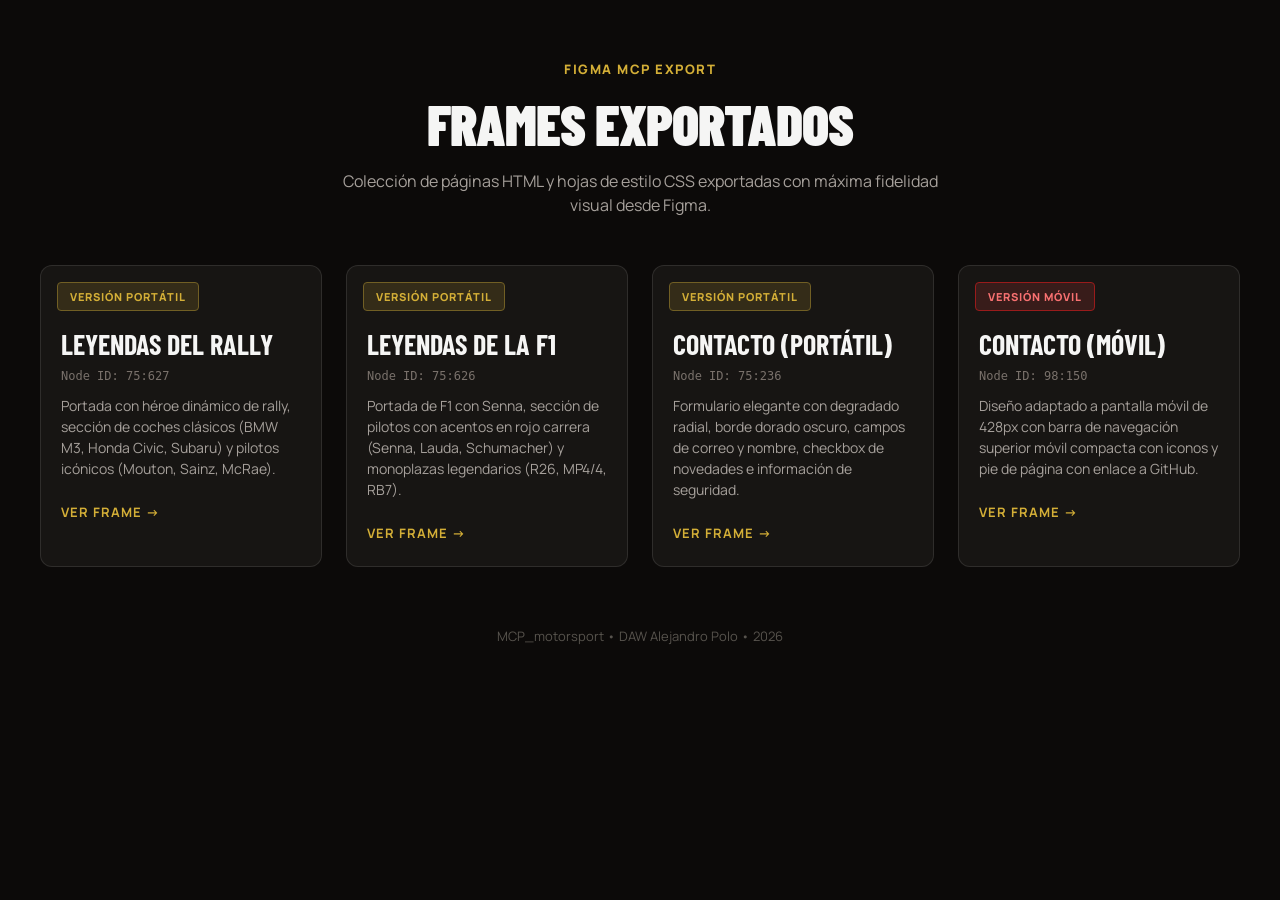
<file: mcp-export/index.html>
<!DOCTYPE html>
<html lang="es">
<head>
  <meta charset="UTF-8">
  <meta name="viewport" content="width=device-width, initial-scale=1.0">
  <title>MCP Export - Automovilismo</title>
  <link rel="preconnect" href="https://fonts.googleapis.com">
  <link rel="preconnect" href="https://fonts.gstatic.com" crossorigin>
  <link href="https://fonts.googleapis.com/css2?family=Barlow+Condensed:wght@700;900&family=Inter:wght@400;600;700&family=Manrope:wght@400;600;700;800&display=swap" rel="stylesheet">
  <style>
    * { margin: 0; padding: 0; box-sizing: border-box; }
    body {
      font-family: 'Manrope', sans-serif;
      background: #0c0a09;
      color: #f5f5f4;
      min-height: 100vh;
      display: flex;
      flex-direction: column;
      align-items: center;
      padding: 60px 20px;
    }
    .header {
      text-align: center;
      margin-bottom: 48px;
    }
    .header .tag {
      color: #d4af37;
      font-weight: 800;
      font-size: 13px;
      letter-spacing: 1.5px;
      text-transform: uppercase;
      margin-bottom: 10px;
    }
    .header h1 {
      font-family: 'Barlow Condensed', sans-serif;
      font-weight: 900;
      font-size: 56px;
      letter-spacing: -1px;
      text-transform: uppercase;
      margin-bottom: 12px;
    }
    .header p {
      color: #a6a09b;
      font-size: 16px;
      max-width: 600px;
      line-height: 1.5;
    }
    .grid {
      display: grid;
      grid-template-columns: repeat(auto-fit, minmax(280px, 1fr));
      gap: 24px;
      max-width: 1200px;
      width: 100%;
    }
    .card {
      background: #171513;
      border: 1px solid rgba(255, 255, 255, 0.1);
      border-radius: 12px;
      overflow: hidden;
      display: flex;
      flex-direction: column;
      transition: transform 0.2s, border-color 0.2s, box-shadow 0.2s;
      text-decoration: none;
      color: inherit;
    }
    .card:hover {
      transform: translateY(-4px);
      border-color: #d4af37;
      box-shadow: 0 12px 30px rgba(0,0,0,0.5);
    }
    .card-badge {
      font-size: 11px;
      font-weight: 800;
      padding: 6px 12px;
      text-transform: uppercase;
      letter-spacing: 1px;
      align-self: flex-start;
      border-radius: 4px;
      margin: 16px 16px 0;
    }
    .badge-desktop { background: rgba(212, 175, 55, 0.15); color: #d4af37; border: 1px solid #715f24; }
    .badge-mobile { background: rgba(239, 68, 68, 0.15); color: #f87171; border: 1px solid #991b1b; }
    .card-body {
      padding: 16px 20px 24px;
      display: flex;
      flex-direction: column;
      gap: 8px;
    }
    .card-title {
      font-family: 'Barlow Condensed', sans-serif;
      font-weight: 700;
      font-size: 28px;
      text-transform: uppercase;
    }
    .card-node {
      font-family: monospace;
      font-size: 12px;
      color: #79716b;
    }
    .card-desc {
      font-size: 14px;
      color: #a6a09b;
      line-height: 1.5;
      margin-top: 4px;
    }
    .card-btn {
      margin-top: 16px;
      align-self: flex-start;
      display: inline-flex;
      align-items: center;
      gap: 8px;
      color: #d4af37;
      font-weight: 700;
      font-size: 13px;
      text-transform: uppercase;
      letter-spacing: 1px;
    }
    .footer {
      margin-top: 60px;
      color: #57534d;
      font-size: 13px;
      text-align: center;
    }
  </style>
</head>
<body>
  <div class="header">
    <p class="tag">Figma MCP Export</p>
    <h1>Frames Exportados</h1>
    <p>Colección de páginas HTML y hojas de estilo CSS exportadas con máxima fidelidad visual desde Figma.</p>
  </div>

  <div class="grid">
    <!-- Rally Desktop -->
    <a href="rally.html" class="card">
      <span class="card-badge badge-desktop">Versión Portátil</span>
      <div class="card-body">
        <h2 class="card-title">Leyendas del Rally</h2>
        <span class="card-node">Node ID: 75:627</span>
        <p class="card-desc">Portada con héroe dinámico de rally, sección de coches clásicos (BMW M3, Honda Civic, Subaru) y pilotos icónicos (Mouton, Sainz, McRae).</p>
        <span class="card-btn">Ver Frame &rarr;</span>
      </div>
    </a>

    <!-- F1 Desktop -->
    <a href="f1.html" class="card">
      <span class="card-badge badge-desktop">Versión Portátil</span>
      <div class="card-body">
        <h2 class="card-title">Leyendas de la F1</h2>
        <span class="card-node">Node ID: 75:626</span>
        <p class="card-desc">Portada de F1 con Senna, sección de pilotos con acentos en rojo carrera (Senna, Lauda, Schumacher) y monoplazas legendarios (R26, MP4/4, RB7).</p>
        <span class="card-btn">Ver Frame &rarr;</span>
      </div>
    </a>

    <!-- Contacto Desktop -->
    <a href="contacto.html" class="card">
      <span class="card-badge badge-desktop">Versión Portátil</span>
      <div class="card-body">
        <h2 class="card-title">Contacto (Portátil)</h2>
        <span class="card-node">Node ID: 75:236</span>
        <p class="card-desc">Formulario elegante con degradado radial, borde dorado oscuro, campos de correo y nombre, checkbox de novedades e información de seguridad.</p>
        <span class="card-btn">Ver Frame &rarr;</span>
      </div>
    </a>

    <!-- Contacto Mobile -->
    <a href="mobile-contacto.html" class="card">
      <span class="card-badge badge-mobile">Versión Móvil</span>
      <div class="card-body">
        <h2 class="card-title">Contacto (Móvil)</h2>
        <span class="card-node">Node ID: 98:150</span>
        <p class="card-desc">Diseño adaptado a pantalla móvil de 428px con barra de navegación superior móvil compacta con iconos y pie de página con enlace a GitHub.</p>
        <span class="card-btn">Ver Frame &rarr;</span>
      </div>
    </a>
  </div>

  <div class="footer">
    <p>MCP_motorsport &bull; DAW Alejandro Polo &bull; 2026</p>
  </div>
</body>
</html>
</file>
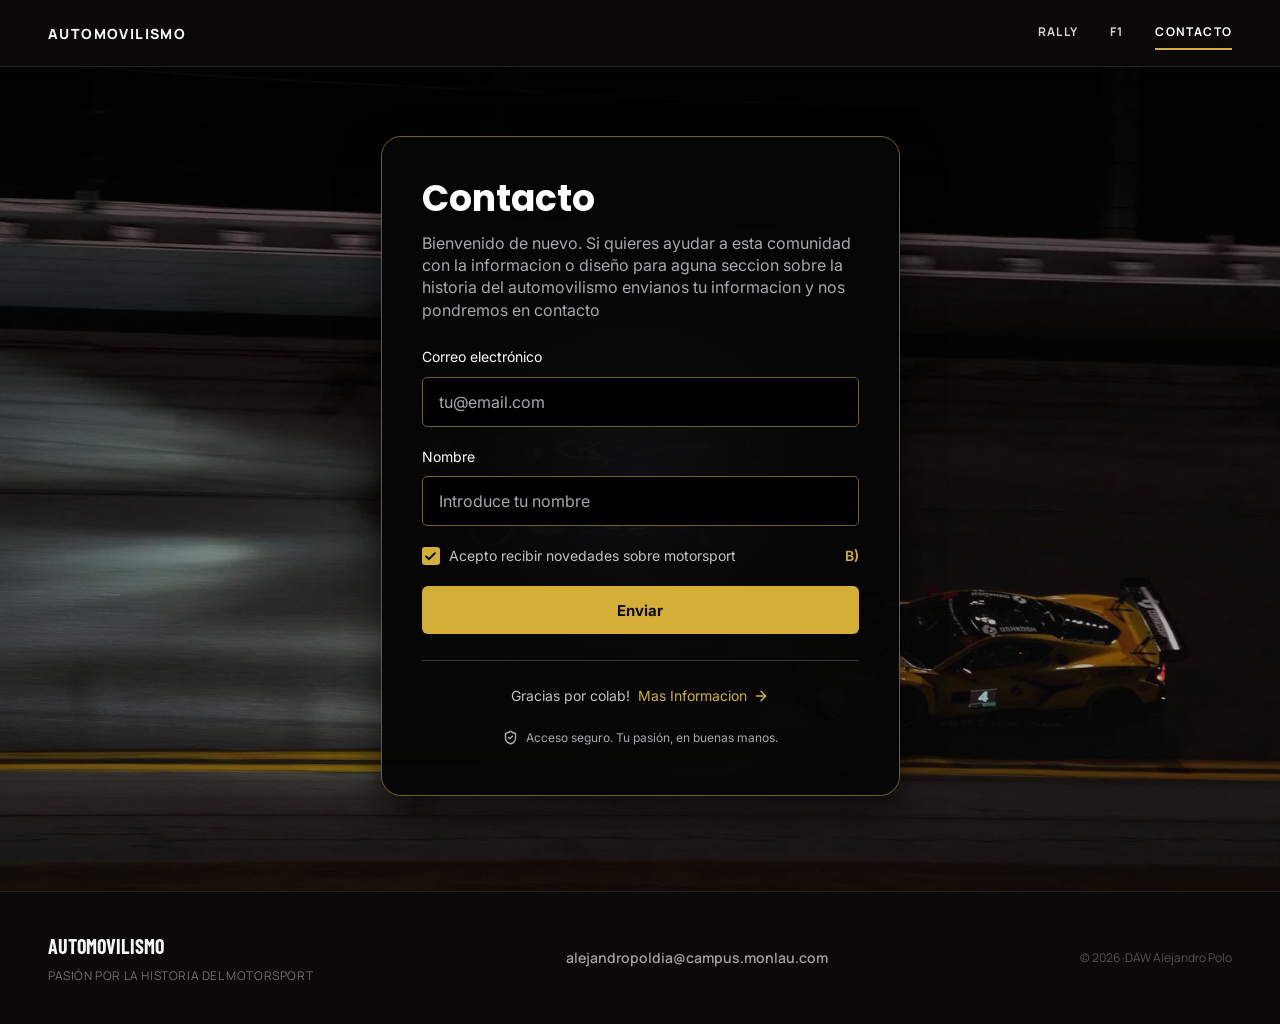
<file: mcp-export/contacto-desktop.html>
<!DOCTYPE html>
<html lang="es">
<head>
  <meta charset="UTF-8">
  <meta name="viewport" content="width=device-width, initial-scale=1.0">
  <title>Contacto - Automovilismo</title>
  <!-- Google Fonts -->
  <link rel="preconnect" href="https://fonts.googleapis.com">
  <link rel="preconnect" href="https://fonts.gstatic.com" crossorigin>
  <link href="https://fonts.googleapis.com/css2?family=Barlow+Condensed:wght@700;900&family=Inter:wght@400;500;600;700&family=Manrope:wght@400;600;700;800&family=Poppins:wght@700&display=swap" rel="stylesheet">
  <link rel="stylesheet" href="contacto.css">
</head>
<body data-node-id="75:236">
  <!-- Navegación principal / Header -->
  <header class="header" data-node-id="93:147">
    <div class="header-container" data-node-id="I93:147;72:23">
      <div class="brand" data-node-id="I93:147;72:24">
        <a href="rally.html" class="brand-link" data-node-id="I93:147;72:25">Automovilismo</a>
      </div>
      <nav class="nav-links" data-node-id="I93:147;72:26">
        <a href="rally.html" class="nav-item" data-node-id="I93:147;72:27">Rally</a>
        <a href="f1.html" class="nav-item" data-node-id="I93:147;75:276">F1</a>
        <a href="contacto.html" class="nav-item active" data-node-id="I93:147;72:33">Contacto</a>
      </nav>
    </div>
  </header>

  <!-- Contenedor Principal con Fondo -->
  <main class="main-content">
    <div class="bg-layer" data-node-id="75:263">
      <img src="assets/contacto-bg.png" alt="Fondo Motorsport" class="bg-img">
      <div class="bg-gradient-overlay"></div>
    </div>

    <!-- Tarjeta de Contacto -->
    <div class="contact-card-wrapper" data-node-id="75:577">
      <div class="contact-card" data-node-id="I75:577;75:533">
        <!-- Bienvenida -->
        <div class="card-welcome" data-node-id="I75:577;75:533;75:163">
          <h1 class="card-title" data-node-id="I75:577;75:533;75:164">Contacto</h1>
          <p class="card-description" data-node-id="I75:577;75:533;75:165">
            Bienvenido de nuevo. Si quieres ayudar a esta comunidad con la informacion o diseño para aguna seccion sobre la historia del automovilismo envianos tu informacion y nos pondremos en contacto
          </p>
        </div>

        <!-- Formulario -->
        <form class="card-form" data-node-id="I75:577;75:533;75:166" onsubmit="event.preventDefault();">
          <div class="form-field" data-node-id="I75:577;75:533;75:167">
            <label for="email" class="form-label" data-node-id="I75:577;75:533;75:168">Correo electrónico</label>
            <div class="input-wrapper" data-node-id="I75:577;75:533;75:169">
              <input type="email" id="email" class="form-input" placeholder="tu@email.com" required data-node-id="I75:577;75:533;75:170">
            </div>
          </div>

          <div class="form-field" data-node-id="I75:577;75:533;75:171">
            <label for="nombre" class="form-label" data-node-id="I75:577;75:533;75:172">Nombre</label>
            <div class="input-wrapper" data-node-id="I75:577;75:533;75:173">
              <input type="text" id="nombre" class="form-input" placeholder="Introduce tu nombre" required data-node-id="I75:577;75:533;75:174">
            </div>
          </div>

          <!-- Casilla de verificación -->
          <div class="checkbox-row" data-node-id="I75:577;75:533;75:177">
            <label class="checkbox-label" data-node-id="I75:577;75:533;75:178">
              <span class="custom-checkbox" data-node-id="I75:577;75:533;75:179">
                <img src="assets/check.svg" alt="Check" class="checkbox-icon" data-node-id="I75:577;75:533;75:180">
              </span>
              <span class="checkbox-text" data-node-id="I75:577;75:533;75:182">Acepto recibir novedades sobre motorsport</span>
            </label>
            <span class="badge-hint" data-node-id="I75:577;75:533;75:183">B)</span>
          </div>

          <!-- Botón de envío -->
          <button type="submit" class="btn-submit" data-node-id="I75:577;75:533;75:184">Enviar</button>
        </form>

        <div class="card-separator" data-node-id="I75:577;75:533;75:185"></div>

        <!-- Info / Mas Información -->
        <div class="card-info" data-node-id="I75:577;75:533;75:186">
          <span class="info-text" data-node-id="I75:577;75:533;75:187">Gracias por colab!</span>
          <a href="#" class="info-link" data-node-id="I75:577;75:533;75:188">
            Mas Informacion
            <img src="assets/arrow-right.svg" alt="Flecha derecha" class="arrow-icon" data-node-id="I75:577;75:533;75:189">
          </a>
        </div>

        <!-- Confianza / Seguridad -->
        <div class="card-trust" data-node-id="I75:577;75:533;75:191">
          <img src="assets/shield-check.svg" alt="Escudo de seguridad" class="shield-icon" data-node-id="I75:577;75:533;75:192">
          <p class="trust-text" data-node-id="I75:577;75:533;75:194">Acceso seguro. Tu pasión, en buenas manos.</p>
        </div>
      </div>
    </div>
  </main>

  <!-- Footer -->
  <footer class="footer" data-node-id="72:65">
    <div class="footer-container" data-node-id="72:54">
      <div class="footer-brand" data-node-id="72:55">
        <p class="footer-title" data-node-id="72:57">AUTOMOVILISMO</p>
        <p class="footer-subtitle" data-node-id="72:59">PASIÓN POR LA HISTORIA DEL MOTORSPORT</p>
      </div>
      <div class="footer-email-box" data-node-id="72:60">
        <p class="footer-email" data-node-id="72:61">alejandropoldia@campus.monlau.com</p>
      </div>
      <div class="footer-copy-box" data-node-id="72:62">
        <p class="footer-copy" data-node-id="72:63">© 2026 ·DAW Alejandro Polo</p>
      </div>
    </div>
  </footer>
</body>
</html>
</file>
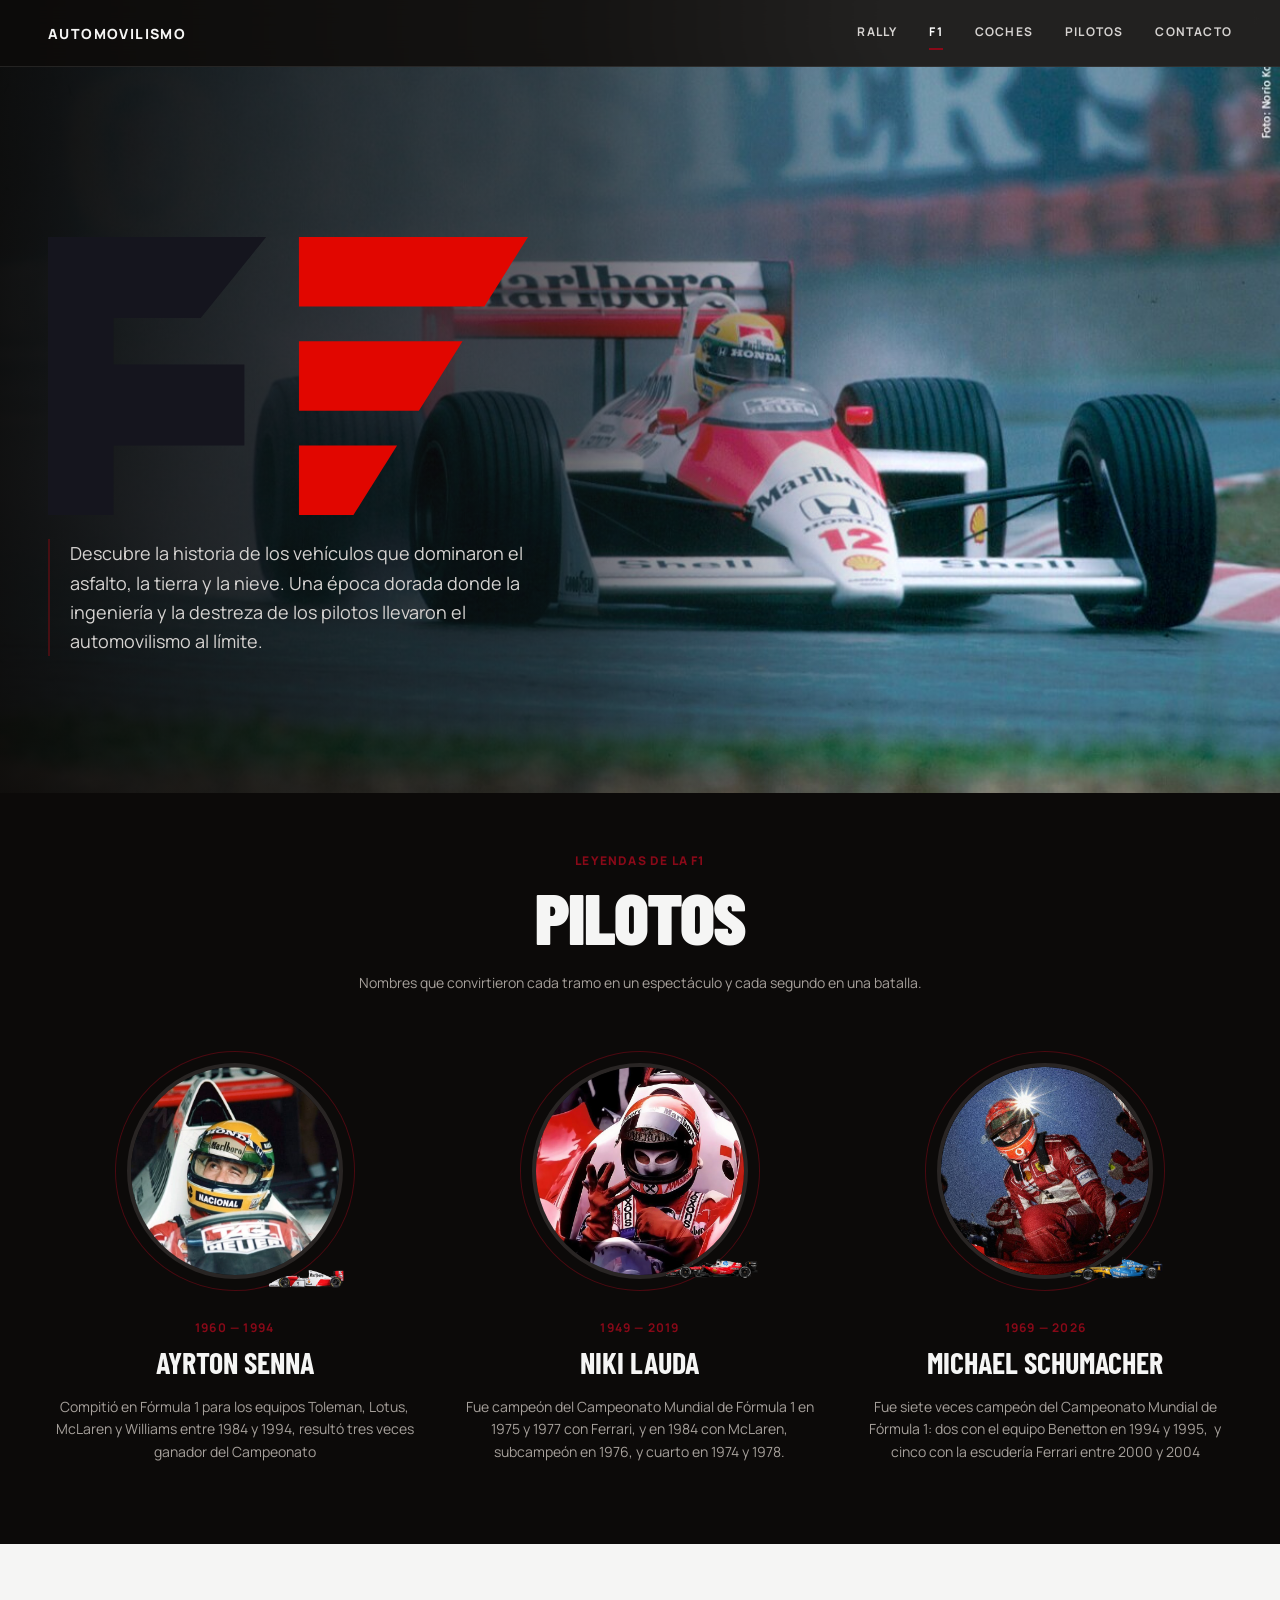
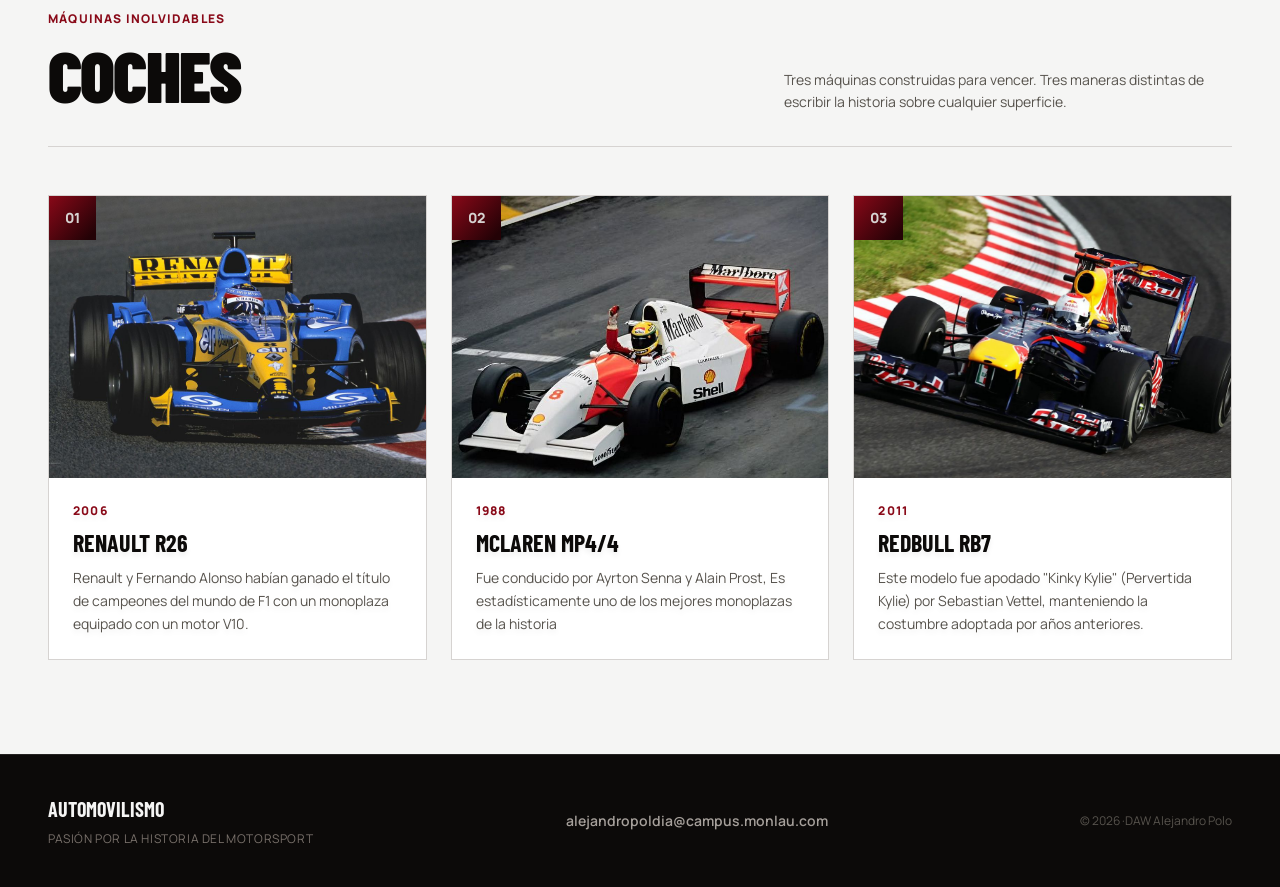
<file: mcp-export/f1-desktop.html>
<!DOCTYPE html>
<html lang="es">
<head>
  <meta charset="UTF-8">
  <meta name="viewport" content="width=device-width, initial-scale=1.0">
  <title>F1 - Automovilismo</title>
  <!-- Google Fonts -->
  <link rel="preconnect" href="https://fonts.googleapis.com">
  <link rel="preconnect" href="https://fonts.gstatic.com" crossorigin>
  <link href="https://fonts.googleapis.com/css2?family=Barlow+Condensed:ital,wght@0,700;0,900;1,700;1,900&family=Inter:wght@400;500;600;700&family=Manrope:wght@400;600;700;800&family=Poppins:wght@700&display=swap" rel="stylesheet">
  <link rel="stylesheet" href="f1.css">
</head>
<body data-node-id="75:626">
  <!-- Navegación principal / Header -->
  <header class="header" data-node-id="93:131">
    <div class="header-container" data-node-id="I93:131;72:23">
      <div class="brand" data-node-id="I93:131;72:24">
        <a href="rally.html" class="brand-link" data-node-id="I93:131;72:25">Automovilismo</a>
      </div>
      <nav class="nav-links" data-node-id="I93:131;72:26">
        <a href="rally.html" class="nav-item" data-node-id="I93:131;72:27">Rally</a>
        <a href="f1.html" class="nav-item active" data-node-id="I93:131;75:276">F1</a>
        <a href="#coches" class="nav-item" data-node-id="I93:131;72:29">Coches</a>
        <a href="#pilotos" class="nav-item" data-node-id="I93:131;72:31">Pilotos</a>
        <a href="contacto.html" class="nav-item" data-node-id="I93:131;72:33">Contacto</a>
      </nav>
    </div>
  </header>

  <!-- Hero Section (Home) -->
  <section class="hero-section" data-node-id="4:205">
    <div class="hero-bg" data-node-id="5:304">
      <img src="assets/f1-hero-senna.png" alt="Ayrton Senna" class="hero-bg-img">
    </div>
    <div class="hero-overlay" data-node-id="6:491">
      <div class="hero-container">
        <div class="f1-logo-wrapper" data-node-id="6:602">
          <img src="assets/f1-logo.svg" alt="F1 Logo" class="f1-logo-img" data-node-id="6:603">
        </div>
        <div class="hero-quote-box" data-node-id="6:608">
          <p class="hero-quote-text" data-node-id="6:609">
            Descubre la historia de los vehículos que dominaron el asfalto, la tierra y la nieve. Una época dorada donde la ingeniería y la destreza de los pilotos llevaron el automovilismo al límite.
          </p>
        </div>
      </div>
    </div>
  </section>

  <!-- Sección Pilotos -->
  <section id="pilotos" class="section-pilotos" data-node-id="6:372">
    <div class="content-container" data-node-id="6:373">
      <div class="section-header center" data-node-id="6:374">
        <p class="section-tag red" data-node-id="6:376">LEYENDAS DE LA F1</p>
        <h2 class="section-title light" data-node-id="6:378">Pilotos</h2>
        <p class="section-desc light" data-node-id="6:381">
          Nombres que convirtieron cada tramo en un espectáculo y cada segundo en una batalla.
        </p>
      </div>

      <div class="pilotos-grid" data-node-id="6:383">
        <!-- Piloto 1: Ayrton Senna -->
        <article class="piloto-card" data-node-id="6:384">
          <div class="piloto-avatar-wrapper" data-node-id="6:386">
            <div class="piloto-ring-rotate" data-node-id="6:387">
              <div class="piloto-ring red-ring"></div>
            </div>
            <div class="piloto-avatar-inner" data-node-id="6:388">
              <img src="assets/senna-pilot.png" alt="Ayrton Senna" class="piloto-img" data-node-id="6:389">
            </div>
            <div class="piloto-badge" data-node-id="6:390">
              <img src="assets/senna-badge.png" alt="Senna Badge" class="badge-img">
            </div>
          </div>
          <div class="piloto-info">
            <p class="piloto-years red" data-node-id="6:393">1960 — 1994</p>
            <h3 class="piloto-name" data-node-id="6:395">AYRTON SENNA</h3>
            <p class="piloto-bio" data-node-id="6:397">
              Compitió en Fórmula 1 para los equipos Toleman, Lotus, McLaren y Williams entre 1984 y 1994, resultó tres veces ganador del Campeonato
            </p>
          </div>
        </article>

        <!-- Piloto 2: Niki Lauda -->
        <article class="piloto-card" data-node-id="6:398">
          <div class="piloto-avatar-wrapper" data-node-id="6:400">
            <div class="piloto-ring-rotate" data-node-id="6:401">
              <div class="piloto-ring red-ring"></div>
            </div>
            <div class="piloto-avatar-inner" data-node-id="6:402">
              <img src="assets/lauda-pilot.png" alt="Niki Lauda" class="piloto-img" data-node-id="6:403">
            </div>
            <div class="piloto-badge" data-node-id="6:404">
              <img src="assets/lauda-badge.png" alt="Lauda Badge" class="badge-img">
            </div>
          </div>
          <div class="piloto-info">
            <p class="piloto-years red" data-node-id="6:407">1949 — 2019</p>
            <h3 class="piloto-name" data-node-id="6:409">NIKI LAUDA</h3>
            <p class="piloto-bio" data-node-id="6:411">
              Fue campeón del Campeonato Mundial de Fórmula 1 en 1975 y 1977 con Ferrari, y en 1984 con McLaren, subcampeón en 1976, y cuarto en 1974 y 1978.
            </p>
          </div>
        </article>

        <!-- Piloto 3: Michael Schumacher -->
        <article class="piloto-card" data-node-id="6:412">
          <div class="piloto-avatar-wrapper" data-node-id="6:414">
            <div class="piloto-ring-rotate" data-node-id="6:415">
              <div class="piloto-ring red-ring"></div>
            </div>
            <div class="piloto-avatar-inner" data-node-id="6:416">
              <img src="assets/schumacher-pilot.png" alt="Michael Schumacher" class="piloto-img" data-node-id="6:417">
            </div>
            <div class="piloto-badge" data-node-id="6:418">
              <img src="assets/schumacher-badge.png" alt="Schumacher Badge" class="badge-img">
            </div>
          </div>
          <div class="piloto-info">
            <p class="piloto-years red" data-node-id="6:421">1969 — 2026</p>
            <h3 class="piloto-name" data-node-id="6:423">MICHAEL SCHUMACHER</h3>
            <p class="piloto-bio" data-node-id="6:425">
              Fue siete veces campeón del Campeonato Mundial de Fórmula 1: dos con el equipo Benetton en 1994 y 1995, ​ y cinco con la escudería Ferrari entre 2000 y 2004
            </p>
          </div>
        </article>
      </div>
    </div>
  </section>

  <!-- Sección Coches -->
  <section id="coches" class="section-coches" data-node-id="6:507">
    <div class="content-container" data-node-id="6:508">
      <div class="coches-header" data-node-id="6:509">
        <div class="coches-title-group" data-node-id="6:510">
          <p class="section-tag red" data-node-id="6:512">Máquinas inolvidables</p>
          <h2 class="section-title dark" data-node-id="6:514">Coches</h2>
        </div>
        <div class="coches-desc-group" data-node-id="6:515">
          <p class="coches-header-desc" data-node-id="6:516">
            Tres máquinas construidas para vencer. Tres maneras distintas de escribir la historia sobre cualquier superficie.
          </p>
        </div>
      </div>

      <div class="coches-grid" data-node-id="6:518">
        <!-- Coche 1: Renault R26 -->
        <article class="coche-card" data-node-id="6:519">
          <div class="coche-img-box" data-node-id="6:520">
            <img src="assets/f1-car-renault-r26.png" alt="Renault R26" class="coche-img" data-node-id="6:521">
            <div class="coche-number red-gradient" data-node-id="6:522">
              <span data-node-id="6:523">01</span>
            </div>
          </div>
          <div class="coche-content" data-node-id="6:524">
            <p class="coche-year red" data-node-id="6:526">2006</p>
            <h3 class="coche-name" data-node-id="6:528">RENAULT R26</h3>
            <p class="coche-desc" data-node-id="6:530">
              Renault y Fernando Alonso habían ganado el título de campeones del mundo de F1 con un monoplaza equipado con un motor V10.
            </p>
          </div>
        </article>

        <!-- Coche 2: McLaren MP4/4 -->
        <article class="coche-card" data-node-id="6:531">
          <div class="coche-img-box" data-node-id="6:532">
            <img src="assets/f1-car-mclaren-mp4.png" alt="McLaren MP4/4" class="coche-img" data-node-id="6:533">
            <div class="coche-number red-gradient" data-node-id="6:534">
              <span data-node-id="6:535">02</span>
            </div>
          </div>
          <div class="coche-content" data-node-id="6:536">
            <p class="coche-year red" data-node-id="6:538">1988</p>
            <h3 class="coche-name" data-node-id="6:540">MCLAREN MP4/4</h3>
            <p class="coche-desc" data-node-id="6:542">
              Fue conducido por Ayrton Senna y Alain Prost, Es estadísticamente uno de los mejores monoplazas de la historia
            </p>
          </div>
        </article>

        <!-- Coche 3: RedBull RB7 -->
        <article class="coche-card" data-node-id="6:543">
          <div class="coche-img-box" data-node-id="6:544">
            <img src="assets/f1-car-redbull-rb7.png" alt="Red Bull RB7" class="coche-img" data-node-id="6:545">
            <div class="coche-number red-gradient" data-node-id="6:546">
              <span data-node-id="6:547">03</span>
            </div>
          </div>
          <div class="coche-content" data-node-id="6:548">
            <p class="coche-year red" data-node-id="6:550">2011</p>
            <h3 class="coche-name" data-node-id="6:552">REDBULL RB7</h3>
            <p class="coche-desc" data-node-id="6:554">
              Este modelo fue apodado "Kinky Kylie" (Pervertida Kylie) por Sebastian Vettel, manteniendo la costumbre adoptada por años anteriores.
            </p>
          </div>
        </article>
      </div>
    </div>
  </section>

  <!-- Footer -->
  <footer class="footer" data-node-id="6:588">
    <div class="footer-container" data-node-id="6:589">
      <div class="footer-brand" data-node-id="6:590">
        <p class="footer-title" data-node-id="6:592">AUTOMOVILISMO</p>
        <p class="footer-subtitle" data-node-id="6:594">PASIÓN POR LA HISTORIA DEL MOTORSPORT</p>
      </div>
      <div class="footer-email-box" data-node-id="6:595">
        <p class="footer-email" data-node-id="6:596">alejandropoldia@campus.monlau.com</p>
      </div>
      <div class="footer-copy-box" data-node-id="6:597">
        <p class="footer-copy" data-node-id="6:598">© 2026 ·DAW Alejandro Polo</p>
      </div>
    </div>
  </footer>
</body>
</html>
</file>
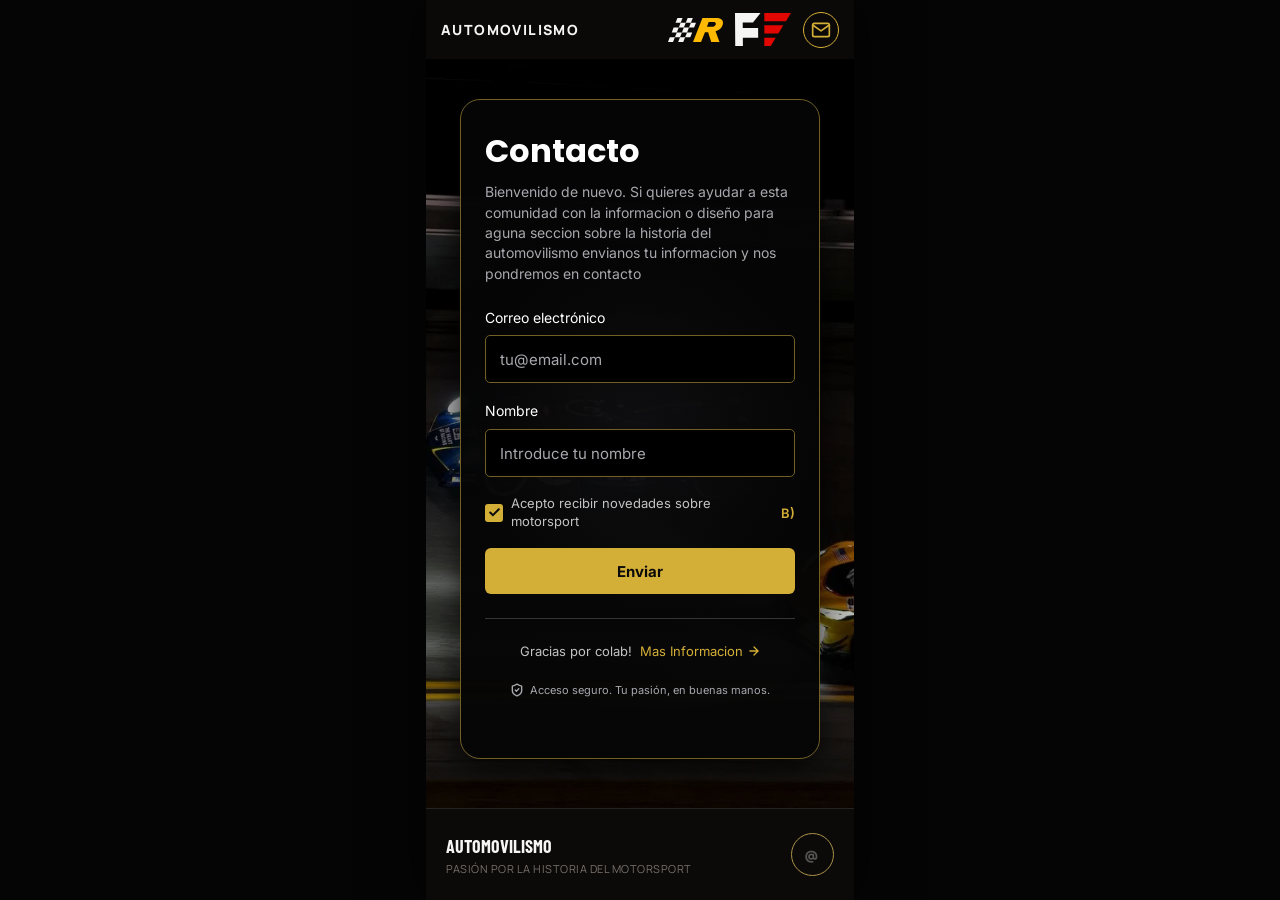
<file: mcp-export/mobile-contacto.html>
<!DOCTYPE html>
<html lang="es">
<head>
  <meta charset="UTF-8">
  <meta name="viewport" content="width=device-width, initial-scale=1.0">
  <title>Contacto Mobile - Automovilismo</title>
  <!-- Google Fonts -->
  <link rel="preconnect" href="https://fonts.googleapis.com">
  <link rel="preconnect" href="https://fonts.gstatic.com" crossorigin>
  <link href="https://fonts.googleapis.com/css2?family=Barlow+Condensed:wght@700;900&family=Inter:wght@400;500;600;700&family=Manrope:wght@400;600;700;800&family=Poppins:wght@700&display=swap" rel="stylesheet">
  <link rel="stylesheet" href="mobile-contacto.css">
</head>
<body data-node-id="98:150">
  <div class="mobile-viewport">
    <!-- Header Mobile -->
    <header class="header-mobile" data-node-id="109:1181">
      <div class="brand" data-node-id="I109:1181;107:225">
        <a href="rally.html" class="brand-link" data-node-id="I109:1181;107:226">Automovilismo</a>
      </div>
      <div class="header-nav-icons" data-node-id="I109:1181;107:1096">
        <!-- Logo Rally -->
        <a href="rally.html" class="logo-rally-mobile" title="Rally" data-node-id="107:315">
          <img src="assets/rally-logo-1.svg" alt="Rally Logo 1" class="rally-part-1" data-node-id="107:290">
          <img src="assets/rally-logo-2.svg" alt="Rally Logo 2" class="rally-part-2" data-node-id="107:287">
        </a>
        <!-- Logo F1 -->
        <a href="f1.html" class="logo-f1-mobile" title="F1" data-node-id="I109:1181;107:234">
          <img src="assets/f1-logo-mobile.svg" alt="F1 Logo" class="f1-mobile-img" data-node-id="I109:1181;107:234;6:682">
        </a>
        <!-- Botón Contacto -->
        <a href="mobile-contacto.html" class="icon-btn-outline active" title="Contacto" data-node-id="I109:1181;107:1071">
          <svg width="20" height="20" viewBox="0 0 24 24" fill="none" stroke="currentColor" stroke-width="2" stroke-linecap="round" stroke-linejoin="round">
            <path d="M4 4h16c1.1 0 2 .9 2 2v12c0 1.1-.9 2-2 2H4c-1.1 0-2-.9-2-2V6c0-1.1.9-2 2-2z"/>
            <polyline points="22,6 12,13 2,6"/>
          </svg>
        </a>
      </div>
    </header>

    <!-- Main Content con Fondo -->
    <main class="main-mobile">
      <div class="bg-mobile-layer" data-node-id="99:201">
        <img src="assets/contacto-bg.png" alt="Fondo" class="bg-mobile-img">
      </div>

      <!-- Tarjeta Formulario Móvil -->
      <div class="contact-card-mobile" data-node-id="99:559">
        <!-- Bienvenida -->
        <div class="card-welcome" data-node-id="I99:559;75:163">
          <h1 class="card-title" data-node-id="I99:559;75:164">Contacto</h1>
          <p class="card-description" data-node-id="I99:559;75:165">
            Bienvenido de nuevo. Si quieres ayudar a esta comunidad con la informacion o diseño para aguna seccion sobre la historia del automovilismo envianos tu informacion y nos pondremos en contacto
          </p>
        </div>

        <!-- Formulario -->
        <form class="card-form" data-node-id="I99:559;75:166" onsubmit="event.preventDefault();">
          <div class="form-field" data-node-id="I99:559;75:167">
            <label for="m-email" class="form-label" data-node-id="I99:559;75:168">Correo electrónico</label>
            <div class="input-wrapper" data-node-id="I99:559;75:169">
              <input type="email" id="m-email" class="form-input" placeholder="tu@email.com" required data-node-id="I99:559;75:170">
            </div>
          </div>

          <div class="form-field" data-node-id="I99:559;75:171">
            <label for="m-nombre" class="form-label" data-node-id="I99:559;75:172">Nombre</label>
            <div class="input-wrapper" data-node-id="I99:559;75:173">
              <input type="text" id="m-nombre" class="form-input" placeholder="Introduce tu nombre" required data-node-id="I99:559;75:174">
            </div>
          </div>

          <!-- Casilla de verificación -->
          <div class="checkbox-row" data-node-id="I99:559;75:177">
            <label class="checkbox-label" data-node-id="I99:559;75:178">
              <span class="custom-checkbox" data-node-id="I99:559;75:179">
                <img src="assets/check.svg" alt="Check" class="checkbox-icon" data-node-id="I99:559;75:180">
              </span>
              <span class="checkbox-text" data-node-id="I99:559;75:182">Acepto recibir novedades sobre motorsport</span>
            </label>
            <span class="badge-hint" data-node-id="I99:559;75:183">B)</span>
          </div>

          <!-- Botón Enviar -->
          <button type="submit" class="btn-submit" data-node-id="I99:559;75:184">Enviar</button>
        </form>

        <div class="card-separator" data-node-id="I99:559;75:185"></div>

        <!-- Info / Más Información -->
        <div class="card-info" data-node-id="I99:559;75:186">
          <span class="info-text" data-node-id="I99:559;75:187">Gracias por colab!</span>
          <a href="#" class="info-link" data-node-id="I99:559;75:188">
            Mas Informacion
            <img src="assets/arrow-right.svg" alt="Flecha" class="arrow-icon" data-node-id="I99:559;75:189">
          </a>
        </div>

        <!-- Confianza / Seguridad -->
        <div class="card-trust" data-node-id="I99:559;75:191">
          <img src="assets/shield-check.svg" alt="Escudo" class="shield-icon" data-node-id="I99:559;75:192">
          <p class="trust-text" data-node-id="I99:559;75:194">Acceso seguro. Tu pasión, en buenas manos.</p>
        </div>
      </div>
    </main>

    <!-- Footer Mobile -->
    <footer class="footer-mobile" data-node-id="100:682">
      <div class="footer-mobile-container">
        <div class="footer-brand" data-node-id="I100:682;100:672">
          <p class="footer-title" data-node-id="I100:682;100:674">AUTOMOVILISMO</p>
          <p class="footer-subtitle" data-node-id="I100:682;100:676">PASIÓN POR LA HISTORIA DEL MOTORSPORT</p>
        </div>
        <div class="footer-btn-wrapper" data-node-id="I100:682;100:677">
          <a href="https://github.com/polodiazalejandro2-coder/MCP_motorsport" target="_blank" rel="noopener noreferrer" class="github-circle-btn" data-node-id="I100:682;100:678" title="Repositorio GitHub">
            <img src="assets/ellipse-11.svg" alt="Fondo botón" class="circle-btn-bg">
            <span class="circle-btn-text" data-node-id="I100:682;100:679">@</span>
          </a>
        </div>
      </div>
    </footer>
  </div>
</body>
</html>
</file>
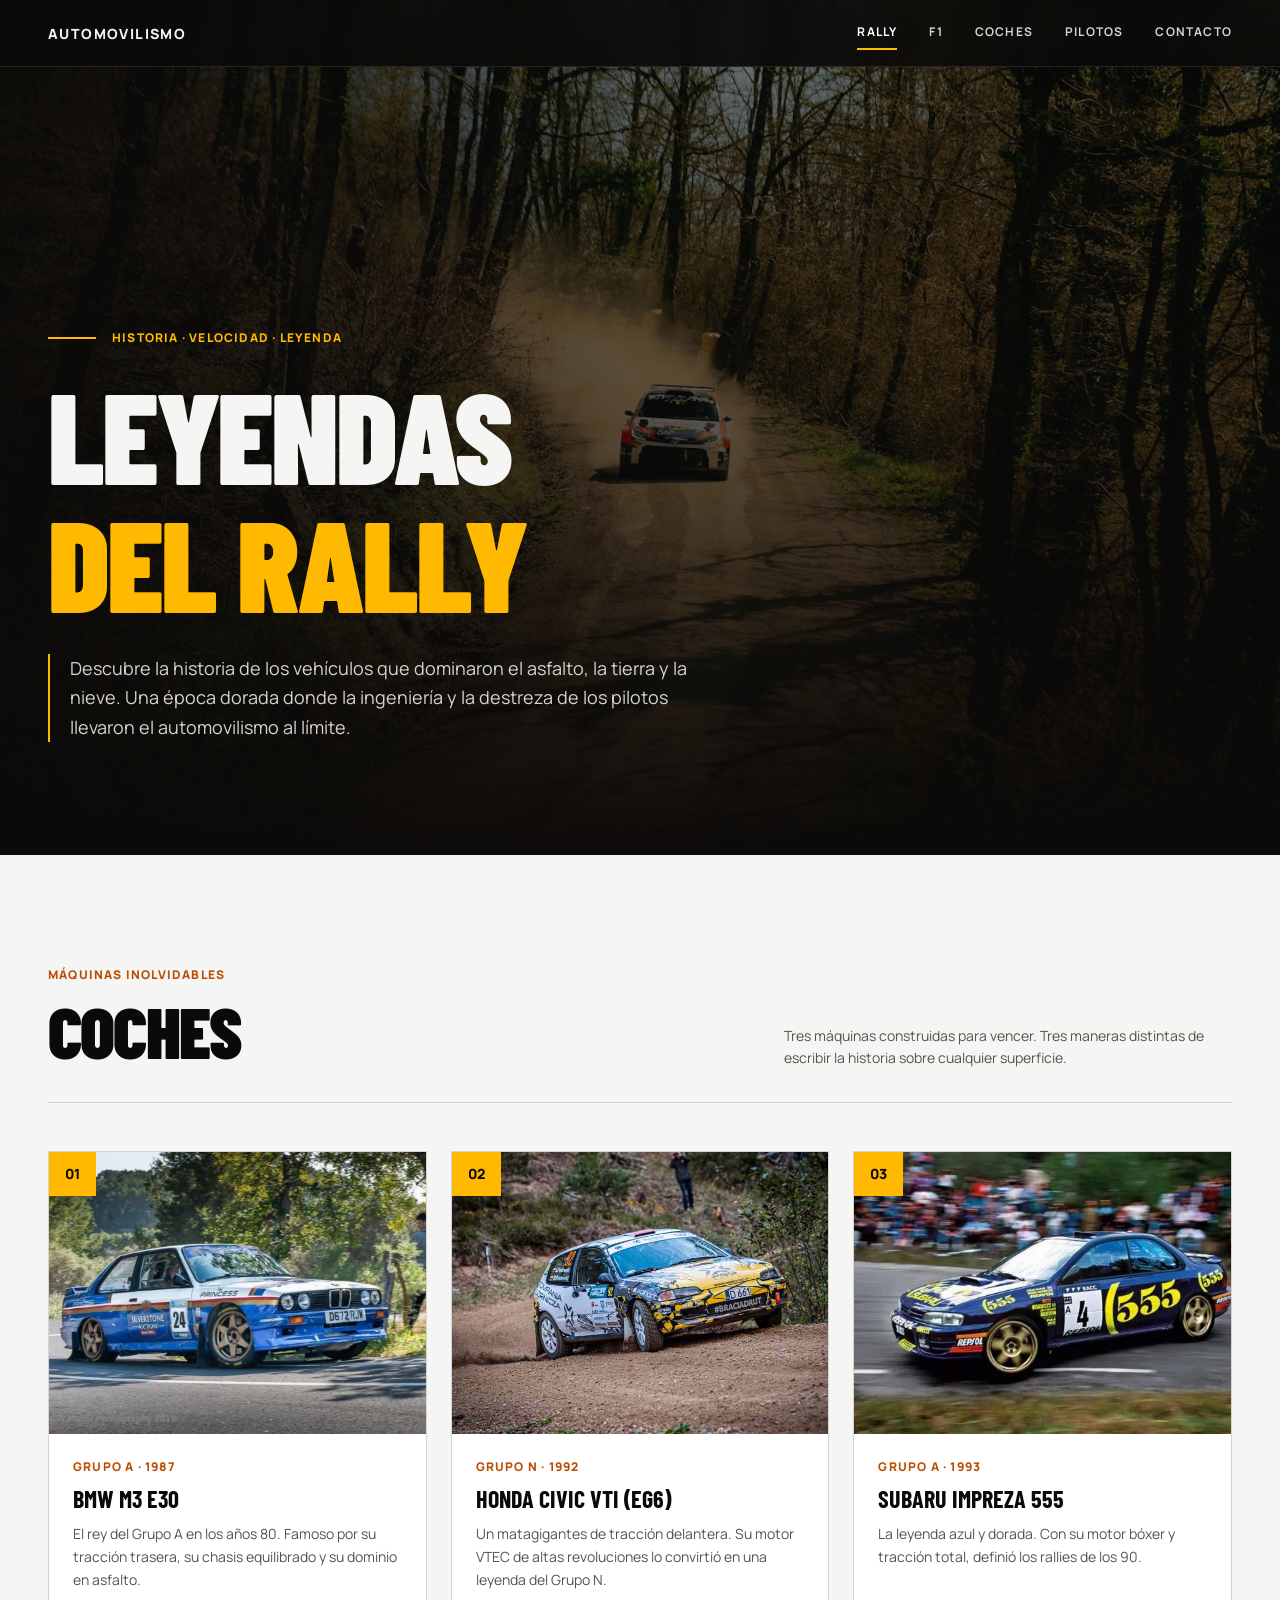
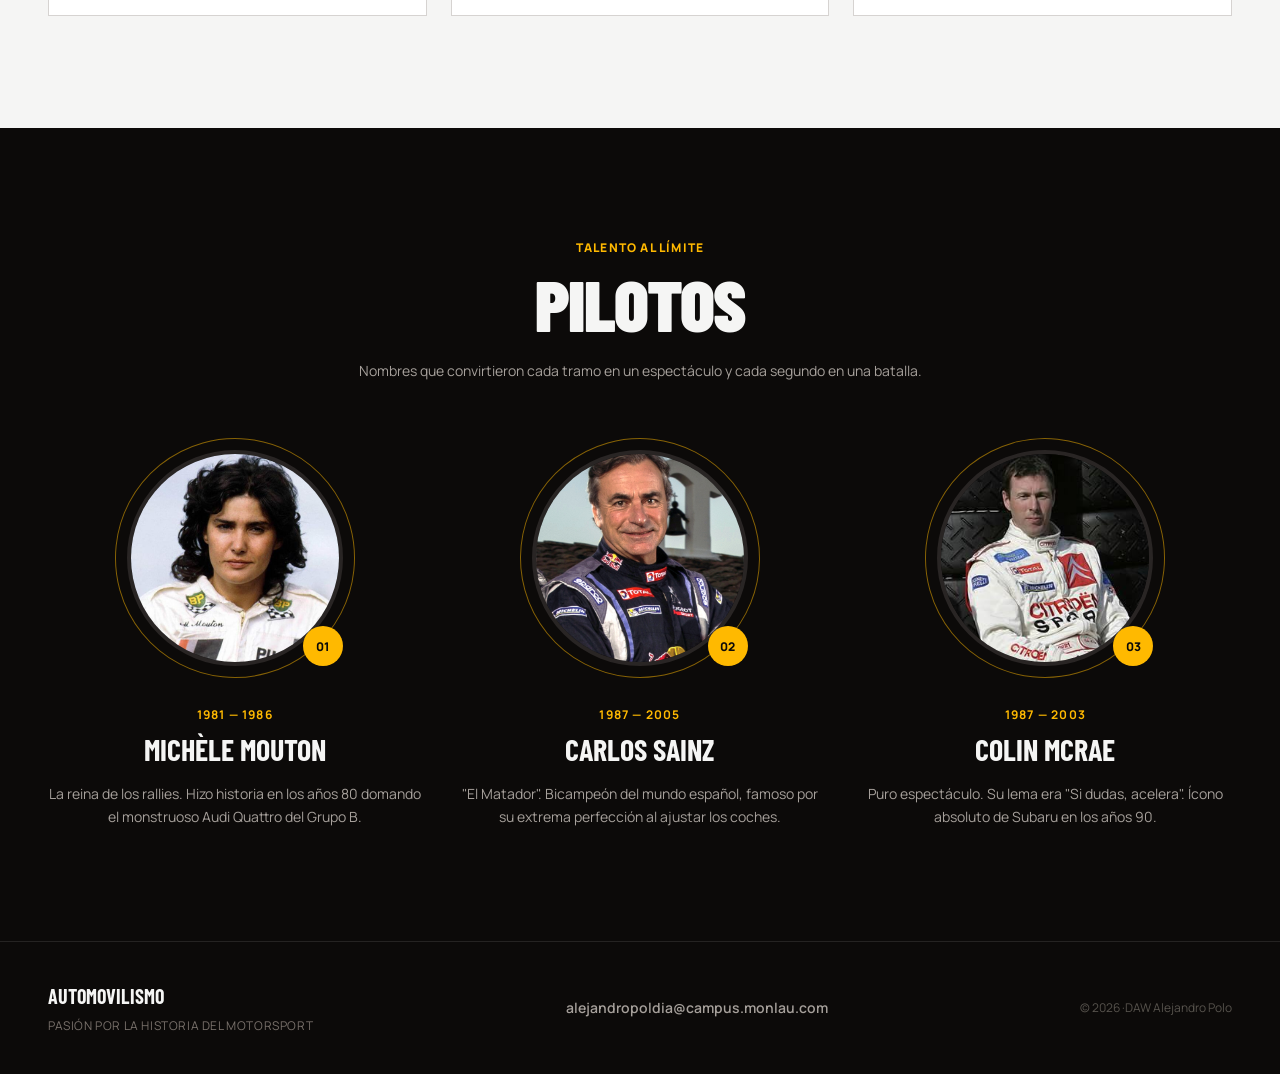
<file: mcp-export/rally-desktop.html>
<!DOCTYPE html>
<html lang="es">
<head>
  <meta charset="UTF-8">
  <meta name="viewport" content="width=device-width, initial-scale=1.0">
  <title>Rally - Automovilismo</title>
  <!-- Google Fonts -->
  <link rel="preconnect" href="https://fonts.googleapis.com">
  <link rel="preconnect" href="https://fonts.gstatic.com" crossorigin>
  <link href="https://fonts.googleapis.com/css2?family=Barlow+Condensed:ital,wght@0,700;0,900;1,700;1,900&family=Inter:wght@400;500;600;700&family=Manrope:wght@400;600;700;800&family=Poppins:wght@700&display=swap" rel="stylesheet">
  <link rel="stylesheet" href="rally.css">
</head>
<body data-node-id="75:627">
  <!-- Navegación principal / Header -->
  <header class="header" data-node-id="93:115">
    <div class="header-container" data-node-id="I93:115;72:23">
      <div class="brand" data-node-id="I93:115;72:24">
        <a href="rally.html" class="brand-link" data-node-id="I93:115;72:25">Automovilismo</a>
      </div>
      <nav class="nav-links" data-node-id="I93:115;72:26">
        <a href="rally.html" class="nav-item active" data-node-id="I93:115;72:27">Rally</a>
        <a href="f1.html" class="nav-item" data-node-id="I93:115;75:276">F1</a>
        <a href="#coches" class="nav-item" data-node-id="I93:115;72:29">Coches</a>
        <a href="#pilotos" class="nav-item" data-node-id="I93:115;72:31">Pilotos</a>
        <a href="contacto.html" class="nav-item" data-node-id="I93:115;72:33">Contacto</a>
      </nav>
    </div>
  </header>

  <!-- Hero Section (Leyendas del Rally) -->
  <section class="hero-section" data-node-id="3:5">
    <div class="hero-bg-layer" data-node-id="3:149">
      <img src="assets/rally-hero.png" alt="Coche de Rally en acción" class="hero-bg-img">
    </div>
    <div class="hero-gradient-vertical" data-node-id="3:150"></div>
    <div class="hero-gradient-horizontal" data-node-id="3:151"></div>
    
    <div class="hero-content" data-node-id="3:152">
      <div class="hero-tag-row" data-node-id="3:153">
        <span class="hero-gold-bar" data-node-id="3:154"></span>
        <span class="hero-tag-text" data-node-id="3:156">Historia · Velocidad · Leyenda</span>
      </div>
      <div class="hero-title-box" data-node-id="3:158">
        <h1 class="hero-title-line1" data-node-id="3:159">Leyendas</h1>
        <h1 class="hero-title-line2" data-node-id="3:162">del Rally</h1>
      </div>
      <div class="hero-quote-box" data-node-id="3:164">
        <p class="hero-quote-text" data-node-id="3:165">
          Descubre la historia de los vehículos que dominaron el asfalto, la tierra y la nieve. Una época dorada donde la ingeniería y la destreza de los pilotos llevaron el automovilismo al límite.
        </p>
      </div>
    </div>
  </section>

  <!-- Sección Coches -->
  <section id="coches" class="section-coches" data-node-id="3:7">
    <div class="content-container" data-node-id="3:8">
      <div class="coches-header" data-node-id="3:9">
        <div class="coches-title-group" data-node-id="3:10">
          <p class="section-tag orange" data-node-id="3:11">Máquinas inolvidables</p>
          <h2 class="section-title dark" data-node-id="3:14">Coches</h2>
        </div>
        <div class="coches-desc-group" data-node-id="3:18">
          <p class="coches-header-desc" data-node-id="3:19">
            Tres máquinas construidas para vencer. Tres maneras distintas de escribir la historia sobre cualquier superficie.
          </p>
        </div>
      </div>

      <div class="coches-grid" data-node-id="3:21">
        <!-- Coche 1: BMW M3 E30 -->
        <article class="coche-card" data-node-id="3:22">
          <div class="coche-img-box" data-node-id="3:23">
            <img src="assets/rally-car-bmw-m3.png" alt="BMW M3 E30" class="coche-img" data-node-id="3:24">
            <div class="coche-number gold-pill" data-node-id="3:25">
              <span data-node-id="3:26">01</span>
            </div>
          </div>
          <div class="coche-content" data-node-id="3:28">
            <p class="coche-category orange" data-node-id="3:29">GRUPO A · 1987</p>
            <h3 class="coche-name" data-node-id="3:31">BMW M3 E30</h3>
            <p class="coche-desc" data-node-id="3:34">
              El rey del Grupo A en los años 80. Famoso por su tracción trasera, su chasis equilibrado y su dominio en asfalto.
            </p>
          </div>
        </article>

        <!-- Coche 2: Honda Civic VTi (EG6) -->
        <article class="coche-card" data-node-id="3:38">
          <div class="coche-img-box" data-node-id="3:39">
            <img src="assets/rally-car-honda-civic.png" alt="Honda Civic VTi" class="coche-img" data-node-id="3:40">
            <div class="coche-number gold-pill" data-node-id="3:41">
              <span data-node-id="3:42">02</span>
            </div>
          </div>
          <div class="coche-content" data-node-id="3:43">
            <p class="coche-category orange" data-node-id="3:44">GRUPO N · 1992</p>
            <h3 class="coche-name" data-node-id="3:46">Honda Civic VTi (EG6)</h3>
            <p class="coche-desc" data-node-id="3:48">
              Un matagigantes de tracción delantera. Su motor VTEC de altas revoluciones lo convirtió en una leyenda del Grupo N.
            </p>
          </div>
        </article>

        <!-- Coche 3: Subaru Impreza 555 -->
        <article class="coche-card" data-node-id="3:52">
          <div class="coche-img-box" data-node-id="3:53">
            <img src="assets/rally-car-subaru.png" alt="Subaru Impreza 555" class="coche-img" data-node-id="3:54">
            <div class="coche-number gold-pill" data-node-id="3:55">
              <span data-node-id="3:56">03</span>
            </div>
          </div>
          <div class="coche-content" data-node-id="3:57">
            <p class="coche-category orange" data-node-id="3:58">GRUPO A · 1993</p>
            <h3 class="coche-name" data-node-id="3:60">Subaru Impreza 555</h3>
            <p class="coche-desc" data-node-id="3:62">
              La leyenda azul y dorada. Con su motor bóxer y tracción total, definió los rallies de los 90.
            </p>
          </div>
        </article>
      </div>
    </div>
  </section>

  <!-- Sección Pilotos -->
  <section id="pilotos" class="section-pilotos" data-node-id="3:67">
    <div class="content-container" data-node-id="3:68">
      <div class="section-header center" data-node-id="3:69">
        <p class="section-tag gold" data-node-id="3:70">Talento al límite</p>
        <h2 class="section-title light" data-node-id="3:73">Pilotos</h2>
        <p class="section-desc light" data-node-id="3:76">
          Nombres que convirtieron cada tramo en un espectáculo y cada segundo en una batalla.
        </p>
      </div>

      <div class="pilotos-grid" data-node-id="3:81">
        <!-- Piloto 1: Michèle Mouton -->
        <article class="piloto-card" data-node-id="3:82">
          <div class="piloto-avatar-wrapper" data-node-id="3:83">
            <div class="piloto-ring-rotate" data-node-id="3:84">
              <div class="piloto-ring gold-ring"></div>
            </div>
            <div class="piloto-avatar-inner" data-node-id="3:85">
              <img src="assets/rally-pilot-mouton.png" alt="Michèle Mouton" class="piloto-img" data-node-id="3:86">
            </div>
            <div class="piloto-badge gold-badge" data-node-id="3:87">
              <span data-node-id="3:88">01</span>
            </div>
          </div>
          <div class="piloto-info">
            <p class="piloto-years gold" data-node-id="3:90">1981 — 1986</p>
            <h3 class="piloto-name" data-node-id="3:92">Michèle Mouton</h3>
            <p class="piloto-bio" data-node-id="3:95">
              La reina de los rallies. Hizo historia en los años 80 domando el monstruoso Audi Quattro del Grupo B.
            </p>
          </div>
        </article>

        <!-- Piloto 2: Carlos Sainz -->
        <article class="piloto-card" data-node-id="3:100">
          <div class="piloto-avatar-wrapper" data-node-id="3:101">
            <div class="piloto-ring-rotate" data-node-id="3:102">
              <div class="piloto-ring gold-ring"></div>
            </div>
            <div class="piloto-avatar-inner" data-node-id="3:103">
              <img src="assets/rally-pilot-sainz.png" alt="Carlos Sainz" class="piloto-img" data-node-id="3:104">
            </div>
            <div class="piloto-badge gold-badge" data-node-id="3:105">
              <span data-node-id="3:106">02</span>
            </div>
          </div>
          <div class="piloto-info">
            <p class="piloto-years gold" data-node-id="3:107">1987 — 2005</p>
            <h3 class="piloto-name" data-node-id="3:109">Carlos Sainz</h3>
            <p class="piloto-bio" data-node-id="3:111">
              "El Matador". Bicampeón del mundo español, famoso por su extrema perfección al ajustar los coches.
            </p>
          </div>
        </article>

        <!-- Piloto 3: Colin McRae -->
        <article class="piloto-card" data-node-id="3:116">
          <div class="piloto-avatar-wrapper" data-node-id="3:117">
            <div class="piloto-ring-rotate" data-node-id="3:118">
              <div class="piloto-ring gold-ring"></div>
            </div>
            <div class="piloto-avatar-inner" data-node-id="3:119">
              <img src="assets/rally-pilot-mcrae.png" alt="Colin McRae" class="piloto-img" data-node-id="3:120">
            </div>
            <div class="piloto-badge gold-badge" data-node-id="3:121">
              <span data-node-id="3:122">03</span>
            </div>
          </div>
          <div class="piloto-info">
            <p class="piloto-years gold" data-node-id="3:123">1987 — 2003</p>
            <h3 class="piloto-name" data-node-id="3:125">Colin McRae</h3>
            <p class="piloto-bio" data-node-id="3:127">
              Puro espectáculo. Su lema era "Si dudas, acelera". Ícono absoluto de Subaru en los años 90.
            </p>
          </div>
        </article>
      </div>
    </div>
  </section>

  <!-- Footer -->
  <footer class="footer" data-node-id="3:133">
    <div class="footer-container" data-node-id="3:134">
      <div class="footer-brand" data-node-id="3:135">
        <p class="footer-title" data-node-id="3:136">AUTOMOVILISMO</p>
        <p class="footer-subtitle" data-node-id="3:138">PASIÓN POR LA HISTORIA DEL MOTORSPORT</p>
      </div>
      <div class="footer-email-box" data-node-id="3:142">
        <p class="footer-email" data-node-id="3:143">alejandropoldia@campus.monlau.com</p>
      </div>
      <div class="footer-copy-box" data-node-id="3:145">
        <p class="footer-copy" data-node-id="3:146">© 2026 ·DAW Alejandro Polo</p>
      </div>
    </div>
  </footer>
</body>
</html>
</file>
<file: mcp-export/contacto.css>
/* ==========================================================
   mcp-export/contacto.css
   Figma Node: 75:236 (Contacto - Portátil)
   ========================================================== */

:root {
  --color-gold: #d4af37;
  --color-border-gold: #715f24;
  --color-bg-dark: #0c0a09;
  --color-text-main: #f5f5f4;
  --color-text-muted: #a8a8ae;
  --color-text-dim: #79716b;
  --color-text-sub: #57534d;
}

* {
  margin: 0;
  padding: 0;
  box-sizing: border-box;
}

body {
  font-family: 'Inter', -apple-system, BlinkMacSystemFont, "Segoe UI", Roboto, sans-serif;
  background-color: #000000;
  color: #ffffff;
  min-height: 100vh;
  display: flex;
  flex-direction: column;
  position: relative;
  overflow-x: hidden;
}

/* Header */
.header {
  position: absolute;
  top: 0;
  left: 0;
  width: 100%;
  background: rgba(12, 10, 9, 0.9);
  backdrop-filter: blur(12px);
  -webkit-backdrop-filter: blur(12px);
  border-bottom: 1px solid rgba(255, 255, 255, 0.1);
  z-index: 50;
}

.header-container {
  max-width: 1280px;
  margin: 0 auto;
  padding: 16px 48px;
  display: flex;
  align-items: center;
  justify-content: space-between;
}

.brand-link {
  font-family: 'Manrope', sans-serif;
  font-weight: 800;
  font-size: 14px;
  line-height: 20px;
  letter-spacing: 1.4px;
  text-transform: uppercase;
  color: #f5f5f4;
  text-decoration: none;
}

.nav-links {
  display: flex;
  align-items: center;
  gap: 32px;
}

.nav-item {
  font-family: 'Manrope', sans-serif;
  font-weight: 700;
  font-size: 12px;
  line-height: 16px;
  letter-spacing: 1.2px;
  text-transform: uppercase;
  color: #d6d3d1;
  text-decoration: none;
  padding: 8px 0;
  border-bottom: 2px solid transparent;
  transition: color 0.2s, border-color 0.2s;
}

.nav-item:hover,
.nav-item.active {
  color: #ffffff;
  border-bottom-color: var(--color-gold);
}

/* Main Content & Background */
.main-content {
  flex: 1;
  position: relative;
  min-height: 891px;
  display: flex;
  align-items: center;
  justify-content: center;
  padding: 100px 20px 60px;
}

.bg-layer {
  position: absolute;
  top: 0;
  left: 0;
  width: 100%;
  height: 100%;
  opacity: 0.75;
  pointer-events: none;
  overflow: hidden;
  z-index: 0;
}

.bg-img {
  position: absolute;
  top: 0;
  left: 0;
  width: 100%;
  height: 100%;
  object-fit: cover;
}

.bg-gradient-overlay {
  position: absolute;
  inset: 0;
  background: linear-gradient(to bottom, rgba(11, 11, 13, 0.08) 0%, rgba(102, 102, 102, 0.1) 100%);
}

/* Contact Card */
.contact-card-wrapper {
  position: relative;
  z-index: 10;
  width: 100%;
  max-width: 519px;
  margin: auto;
}

.contact-card {
  width: 100%;
  min-height: 660px;
  border-radius: 20px;
  border: 1px solid var(--color-border-gold);
  background: radial-gradient(circle at 50% 50%, rgba(15, 15, 17, 0.95) 0%, rgba(5, 5, 5, 0.98) 46.6%);
  box-shadow: 0 20px 40px rgba(0, 0, 0, 0.6);
  padding: 40px;
  display: flex;
  flex-direction: column;
  gap: 26px;
}

.card-welcome {
  display: flex;
  flex-direction: column;
  gap: 12px;
}

.card-title {
  font-family: 'Poppins', sans-serif;
  font-weight: 700;
  font-size: 36px;
  line-height: 1.2;
  color: #ffffff;
}

.card-description {
  font-family: 'Inter', sans-serif;
  font-size: 16px;
  line-height: 1.4;
  color: var(--color-text-muted);
}

/* Form */
.card-form {
  display: flex;
  flex-direction: column;
  gap: 20px;
}

.form-field {
  display: flex;
  flex-direction: column;
  gap: 10px;
}

.form-label {
  font-size: 14px;
  line-height: 1.4;
  color: #ffffff;
}

.input-wrapper {
  background: #000000;
  border: 1px solid var(--color-border-gold);
  border-radius: 5px;
  height: 50px;
  display: flex;
  align-items: center;
  padding: 0 16px;
  transition: border-color 0.2s, box-shadow 0.2s;
}

.input-wrapper:focus-within {
  border-color: var(--color-gold);
  box-shadow: 0 0 0 2px rgba(212, 175, 55, 0.2);
}

.form-input {
  width: 100%;
  background: transparent;
  border: none;
  outline: none;
  color: #ffffff;
  font-family: 'Inter', sans-serif;
  font-size: 16px;
  line-height: 1.4;
}

.form-input::placeholder {
  color: var(--color-text-muted);
}

/* Checkbox Row */
.checkbox-row {
  display: flex;
  align-items: center;
  justify-content: space-between;
  gap: 8px;
}

.checkbox-label {
  display: flex;
  align-items: center;
  gap: 9px;
  cursor: pointer;
  user-select: none;
}

.custom-checkbox {
  width: 18px;
  height: 18px;
  background-color: var(--color-gold);
  border-radius: 3px;
  display: flex;
  align-items: center;
  justify-content: center;
  flex-shrink: 0;
}

.checkbox-icon {
  width: 13px;
  height: 13px;
  display: block;
}

.checkbox-text {
  font-size: 14px;
  line-height: 1.4;
  color: #c3c3c4;
}

.badge-hint {
  font-size: 14px;
  line-height: 1.4;
  color: var(--color-gold);
  font-weight: 600;
}

/* Submit Button */
.btn-submit {
  width: 100%;
  height: 48px;
  background-color: var(--color-gold);
  color: #0c0a09;
  font-family: 'Inter', sans-serif;
  font-weight: 700;
  font-size: 15px;
  border: none;
  border-radius: 6px;
  cursor: pointer;
  display: flex;
  align-items: center;
  justify-content: center;
  transition: background-color 0.2s, transform 0.1s;
}

.btn-submit:hover {
  background-color: #e5be45;
  transform: translateY(-1px);
}

.btn-submit:active {
  transform: translateY(0);
}

/* Separator */
.card-separator {
  height: 1px;
  background-color: #353539;
  width: 100%;
}

/* Info & Trust */
.card-info {
  display: flex;
  align-items: center;
  justify-content: center;
  gap: 8px;
}

.info-text {
  font-size: 14px;
  color: #c3c3c4;
}

.info-link {
  font-size: 14px;
  color: var(--color-gold);
  text-decoration: none;
  display: inline-flex;
  align-items: center;
  gap: 6px;
}

.info-link:hover {
  text-decoration: underline;
}

.arrow-icon {
  width: 16px;
  height: 16px;
}

.card-trust {
  display: flex;
  align-items: center;
  justify-content: center;
  gap: 8px;
}

.shield-icon {
  width: 15px;
  height: 15px;
}

.trust-text {
  font-size: 12px;
  color: var(--color-text-muted);
}

/* Footer */
.footer {
  background-color: var(--color-bg-dark);
  border-top: 1px solid rgba(255, 255, 255, 0.1);
  width: 100%;
  position: relative;
  z-index: 10;
}

.footer-container {
  max-width: 1280px;
  margin: 0 auto;
  padding: 40px 48px;
  display: flex;
  align-items: center;
  justify-content: space-between;
}

.footer-brand {
  display: flex;
  flex-direction: column;
  gap: 8px;
}

.footer-title {
  font-family: 'Barlow Condensed', sans-serif;
  font-weight: 700;
  font-size: 20px;
  line-height: 28px;
  text-transform: uppercase;
  color: var(--color-text-main);
}

.footer-subtitle {
  font-family: 'Manrope', sans-serif;
  font-size: 12px;
  line-height: 16px;
  letter-spacing: 0.6px;
  text-transform: uppercase;
  color: var(--color-text-dim);
}

.footer-email {
  font-family: 'Manrope', sans-serif;
  font-weight: 600;
  font-size: 14px;
  line-height: 20px;
  color: #a6a09b;
}

.footer-copy {
  font-family: 'Manrope', sans-serif;
  font-size: 12px;
  line-height: 16px;
  color: var(--color-text-sub);
}
</file>
<file: mcp-export/f1.css>
/* ==========================================================
   mcp-export/f1.css
   Figma Node: 75:626 (F1 - Portátil)
   ========================================================== */

:root {
  --color-red-primary: #890918;
  --color-red-border: #470f13;
  --color-gold: #d4af37;
  --color-bg-dark: #0c0a09;
  --color-bg-light: #f5f5f4;
  --color-text-main: #f5f5f4;
  --color-text-muted: #a6a09b;
  --color-text-dim: #79716b;
  --color-text-sub: #57534d;
  --color-text-dark: #0c0a09;
}

* {
  margin: 0;
  padding: 0;
  box-sizing: border-box;
}

body {
  font-family: 'Manrope', -apple-system, BlinkMacSystemFont, "Segoe UI", Roboto, sans-serif;
  background-color: var(--color-bg-dark);
  color: var(--color-text-main);
  min-height: 100vh;
  overflow-x: hidden;
}

/* Header */
.header {
  position: absolute;
  top: 0;
  left: 0;
  width: 100%;
  background: rgba(12, 10, 9, 0.9);
  backdrop-filter: blur(12px);
  -webkit-backdrop-filter: blur(12px);
  border-bottom: 1px solid rgba(255, 255, 255, 0.1);
  z-index: 50;
}

.header-container {
  max-width: 1280px;
  margin: 0 auto;
  padding: 16px 48px;
  display: flex;
  align-items: center;
  justify-content: space-between;
}

.brand-link {
  font-family: 'Manrope', sans-serif;
  font-weight: 800;
  font-size: 14px;
  line-height: 20px;
  letter-spacing: 1.4px;
  text-transform: uppercase;
  color: #f5f5f4;
  text-decoration: none;
}

.nav-links {
  display: flex;
  align-items: center;
  gap: 32px;
}

.nav-item {
  font-family: 'Manrope', sans-serif;
  font-weight: 700;
  font-size: 12px;
  line-height: 16px;
  letter-spacing: 1.2px;
  text-transform: uppercase;
  color: #d6d3d1;
  text-decoration: none;
  padding: 8px 0;
  border-bottom: 2px solid transparent;
  transition: color 0.2s, border-color 0.2s;
}

.nav-item:hover,
.nav-item.active {
  color: #ffffff;
  border-bottom-color: var(--color-red-primary);
}

/* Hero Section */
.hero-section {
  position: relative;
  width: 100%;
  height: 793px;
  overflow: hidden;
  background-color: #f5f5f5;
}

.hero-bg {
  position: absolute;
  top: 66px;
  left: 0;
  width: 100%;
  height: 727px;
  overflow: hidden;
}

.hero-bg-img {
  width: 100%;
  height: 114%;
  object-fit: cover;
  transform: translateY(-8%);
}

.hero-overlay {
  position: absolute;
  inset: 0;
  background: linear-gradient(90deg, rgba(12, 10, 9, 0.95) 0%, rgba(12, 10, 9, 0.6) 45%, rgba(0, 0, 0, 0) 70%);
  display: flex;
  align-items: center;
}

.hero-container {
  max-width: 1280px;
  width: 100%;
  margin: 0 auto;
  padding: 100px 48px 0;
  display: flex;
  flex-direction: column;
  gap: 24px;
}

.f1-logo-wrapper {
  width: 480px;
  max-width: 100%;
}

.f1-logo-img {
  width: 100%;
  height: auto;
  display: block;
}

.hero-quote-box {
  border-left: 2px solid var(--color-red-border);
  padding-left: 20px;
  max-width: 540px;
}

.hero-quote-text {
  font-family: 'Manrope', sans-serif;
  font-size: 18px;
  line-height: 1.625;
  color: #d6d3d1;
}

/* Section Shared Layout */
.content-container {
  max-width: 1280px;
  margin: 0 auto;
  padding: 0 48px;
  width: 100%;
}

.section-header.center {
  display: flex;
  flex-direction: column;
  align-items: center;
  text-align: center;
}

.section-tag {
  font-family: 'Manrope', sans-serif;
  font-weight: 800;
  font-size: 12px;
  line-height: 16px;
  letter-spacing: 1.2px;
  text-transform: uppercase;
}

.section-tag.red {
  color: var(--color-red-primary);
}

.section-title {
  font-family: 'Barlow Condensed', sans-serif;
  font-weight: 900;
  font-size: 72px;
  line-height: 1.1;
  letter-spacing: -1.8px;
  text-transform: uppercase;
  margin-top: 8px;
}

.section-title.light {
  color: var(--color-text-main);
}

.section-title.dark {
  color: var(--color-text-dark);
}

.section-desc.light {
  font-family: 'Manrope', sans-serif;
  font-size: 14px;
  line-height: 1.6;
  color: var(--color-text-muted);
  max-width: 576px;
  margin-top: 16px;
}

/* Section Pilotos */
.section-pilotos {
  background-color: var(--color-bg-dark);
  padding: 60px 0 80px;
}

.pilotos-grid {
  display: grid;
  grid-template-columns: repeat(3, 1fr);
  gap: 32px;
  margin-top: 56px;
}

.piloto-card {
  display: flex;
  flex-direction: column;
  align-items: center;
  text-align: center;
}

.piloto-avatar-wrapper {
  position: relative;
  width: 240px;
  height: 240px;
  margin-bottom: 28px;
}

.piloto-ring-rotate {
  position: absolute;
  top: -12px;
  left: -12px;
  width: 264px;
  height: 264px;
  display: flex;
  align-items: center;
  justify-content: center;
}

.piloto-ring {
  width: 240px;
  height: 240px;
  border-radius: 50%;
  transform: rotate(6deg);
}

.piloto-ring.red-ring {
  border: 1px solid rgba(137, 9, 24, 0.5);
}

.piloto-avatar-inner {
  position: absolute;
  top: 12px;
  left: 12px;
  width: 216px;
  height: 216px;
  border-radius: 50%;
  background: #292524;
  border: 4px solid #292524;
  overflow: hidden;
}

.piloto-img {
  width: 100%;
  height: 100%;
  object-fit: cover;
}

.piloto-badge {
  position: absolute;
  bottom: 0;
  right: 0;
  width: 97px;
  height: 48px;
  border-radius: 9999px;
  overflow: hidden;
}

.badge-img {
  width: 100%;
  height: 100%;
  object-fit: cover;
}

.piloto-info {
  display: flex;
  flex-direction: column;
  align-items: center;
  gap: 8px;
}

.piloto-years {
  font-family: 'Manrope', sans-serif;
  font-weight: 700;
  font-size: 12px;
  letter-spacing: 1.2px;
}

.piloto-years.red {
  color: var(--color-red-primary);
}

.piloto-name {
  font-family: 'Barlow Condensed', sans-serif;
  font-weight: 700;
  font-size: 30px;
  line-height: 36px;
  text-transform: uppercase;
  color: var(--color-text-main);
}

.piloto-bio {
  font-family: 'Manrope', sans-serif;
  font-size: 14px;
  line-height: 1.625;
  color: var(--color-text-muted);
  max-width: 373px;
  margin-top: 8px;
}

/* Section Coches */
.section-coches {
  background-color: var(--color-bg-light);
  padding: 67px 0 94px;
}

.coches-header {
  display: flex;
  align-items: flex-end;
  justify-content: space-between;
  border-bottom: 1px solid #d6d3d1;
  padding-bottom: 32px;
  gap: 24px;
}

.coches-title-group {
  display: flex;
  flex-direction: column;
}

.coches-header-desc {
  font-family: 'Manrope', sans-serif;
  font-size: 14px;
  line-height: 1.625;
  color: var(--color-text-sub);
  max-width: 448px;
}

.coches-grid {
  display: grid;
  grid-template-columns: repeat(3, 1fr);
  gap: 24px;
  margin-top: 48px;
}

.coche-card {
  background-color: #ffffff;
  border: 1px solid #d6d3d1;
  overflow: hidden;
  display: flex;
  flex-direction: column;
  transition: transform 0.2s, box-shadow 0.2s;
}

.coche-card:hover {
  transform: translateY(-4px);
  box-shadow: 0 12px 24px rgba(0, 0, 0, 0.08);
}

.coche-img-box {
  position: relative;
  width: 100%;
  height: 282px;
  background-color: #d6d3d1;
  overflow: hidden;
}

.coche-img {
  width: 100%;
  height: 100%;
  object-fit: cover;
}

.coche-number {
  position: absolute;
  top: 0;
  left: 0;
  padding: 12px 16px;
  font-family: 'Manrope', sans-serif;
  font-weight: 900;
  font-size: 14px;
  line-height: 20px;
}

.coche-number.red-gradient {
  background: linear-gradient(132deg, #890918 0%, #230206 90%);
  color: #d6d3d1;
}

.coche-content {
  padding: 24px;
  display: flex;
  flex-direction: column;
  gap: 8px;
  filter: drop-shadow(0px 4px 2px rgba(0,0,0,0.05));
}

.coche-year {
  font-family: 'Manrope', sans-serif;
  font-weight: 800;
  font-size: 12px;
  letter-spacing: 1.2px;
}

.coche-year.red {
  color: var(--color-red-primary);
}

.coche-name {
  font-family: 'Barlow Condensed', sans-serif;
  font-weight: 700;
  font-size: 24px;
  line-height: 32px;
  text-transform: uppercase;
  color: var(--color-text-dark);
}

.coche-desc {
  font-family: 'Manrope', sans-serif;
  font-size: 14px;
  line-height: 1.625;
  color: var(--color-text-sub);
}

/* Footer */
.footer {
  background-color: var(--color-bg-dark);
  border-top: 1px solid rgba(255, 255, 255, 0.1);
  width: 100%;
}

.footer-container {
  max-width: 1280px;
  margin: 0 auto;
  padding: 40px 48px;
  display: flex;
  align-items: center;
  justify-content: space-between;
}

.footer-brand {
  display: flex;
  flex-direction: column;
  gap: 8px;
}

.footer-title {
  font-family: 'Barlow Condensed', sans-serif;
  font-weight: 700;
  font-size: 20px;
  line-height: 28px;
  text-transform: uppercase;
  color: var(--color-text-main);
}

.footer-subtitle {
  font-family: 'Manrope', sans-serif;
  font-size: 12px;
  line-height: 16px;
  letter-spacing: 0.6px;
  text-transform: uppercase;
  color: var(--color-text-dim);
}

.footer-email {
  font-family: 'Manrope', sans-serif;
  font-weight: 600;
  font-size: 14px;
  line-height: 20px;
  color: #a6a09b;
}

.footer-copy {
  font-family: 'Manrope', sans-serif;
  font-size: 12px;
  line-height: 16px;
  color: var(--color-text-sub);
}
</file>
<file: mcp-export/mobile-contacto.css>
/* ==========================================================
   mcp-export/mobile-contacto.css
   Figma Node: 98:150 (Mobile-Contacto)
   ========================================================== */

:root {
  --color-gold: #d4af37;
  --color-border-gold: #715f24;
  --color-bg-dark: #0c0a09;
  --color-text-main: #f5f5f4;
  --color-text-muted: #a8a8ae;
  --color-text-dim: #79716b;
  --color-text-sub: #57534d;
}

* {
  margin: 0;
  padding: 0;
  box-sizing: border-box;
}

body {
  font-family: 'Inter', -apple-system, BlinkMacSystemFont, "Segoe UI", Roboto, sans-serif;
  background-color: #050505;
  color: #ffffff;
  display: flex;
  justify-content: center;
  min-height: 100vh;
}

/* Mobile Viewport Container */
.mobile-viewport {
  width: 100%;
  max-width: 428px;
  min-height: 100vh;
  background-color: #000000;
  position: relative;
  display: flex;
  flex-direction: column;
  box-shadow: 0 0 50px rgba(0, 0, 0, 0.8);
  overflow-x: hidden;
}

/* Header Mobile */
.header-mobile {
  position: absolute;
  top: 0;
  left: 0;
  width: 100%;
  height: 60px;
  background: rgba(12, 10, 9, 0.9);
  backdrop-filter: blur(12px);
  -webkit-backdrop-filter: blur(12px);
  border-bottom: 1px solid #000000;
  display: flex;
  align-items: center;
  justify-content: space-between;
  padding: 6px 15px;
  z-index: 50;
}

.brand-link {
  font-family: 'Manrope', sans-serif;
  font-weight: 800;
  font-size: 14px;
  line-height: 20px;
  letter-spacing: 1.4px;
  text-transform: uppercase;
  color: #f5f5f4;
  text-decoration: none;
}

.header-nav-icons {
  display: flex;
  align-items: center;
  gap: 12px;
}

.logo-rally-mobile {
  display: flex;
  align-items: center;
  height: 24px;
  width: 55px;
  position: relative;
  text-decoration: none;
}

.rally-part-1 {
  position: absolute;
  left: 0;
  top: 0;
  height: 100%;
}

.rally-part-2 {
  position: absolute;
  right: 0;
  top: 0;
  height: 100%;
}

.logo-f1-mobile {
  display: flex;
  align-items: center;
  width: 56px;
  height: 29px;
  text-decoration: none;
}

.f1-mobile-img {
  width: 100%;
  height: auto;
}

.icon-btn-outline {
  width: 36px;
  height: 36px;
  border-radius: 50%;
  border: 1px solid rgba(255, 255, 255, 0.2);
  display: flex;
  align-items: center;
  justify-content: center;
  color: #a8a8ae;
  text-decoration: none;
  transition: all 0.2s;
}

.icon-btn-outline.active,
.icon-btn-outline:hover {
  border-color: var(--color-gold);
  color: var(--color-gold);
}

/* Main Mobile */
.main-mobile {
  flex: 1;
  position: relative;
  padding: 90px 16px 40px;
  display: flex;
  align-items: center;
  justify-content: center;
}

.bg-mobile-layer {
  position: absolute;
  top: 0;
  left: 0;
  width: 100%;
  height: 100%;
  opacity: 0.75;
  overflow: hidden;
  pointer-events: none;
}

.bg-mobile-img {
  width: 100%;
  height: 100%;
  object-fit: cover;
}

/* Contact Card Mobile */
.contact-card-mobile {
  position: relative;
  z-index: 10;
  width: 100%;
  max-width: 360px;
  min-height: 660px;
  border-radius: 20px;
  border: 1px solid var(--color-border-gold);
  background: radial-gradient(circle at 50% 50%, rgba(15, 15, 17, 0.95) 0%, rgba(5, 5, 5, 0.98) 46.6%);
  box-shadow: 0 10px 30px rgba(0, 0, 0, 0.8);
  padding: 32px 24px;
  display: flex;
  flex-direction: column;
  gap: 24px;
}

.card-welcome {
  display: flex;
  flex-direction: column;
  gap: 12px;
}

.card-title {
  font-family: 'Poppins', sans-serif;
  font-weight: 700;
  font-size: 32px;
  line-height: 1.2;
  color: #ffffff;
}

.card-description {
  font-family: 'Inter', sans-serif;
  font-size: 14px;
  line-height: 1.45;
  color: var(--color-text-muted);
}

/* Form */
.card-form {
  display: flex;
  flex-direction: column;
  gap: 18px;
}

.form-field {
  display: flex;
  flex-direction: column;
  gap: 8px;
}

.form-label {
  font-size: 14px;
  line-height: 1.4;
  color: #ffffff;
}

.input-wrapper {
  background: #000000;
  border: 1px solid var(--color-border-gold);
  border-radius: 5px;
  height: 48px;
  display: flex;
  align-items: center;
  padding: 0 14px;
  transition: border-color 0.2s;
}

.input-wrapper:focus-within {
  border-color: var(--color-gold);
}

.form-input {
  width: 100%;
  background: transparent;
  border: none;
  outline: none;
  color: #ffffff;
  font-family: 'Inter', sans-serif;
  font-size: 15px;
  line-height: 1.4;
}

.form-input::placeholder {
  color: var(--color-text-muted);
}

/* Checkbox Row */
.checkbox-row {
  display: flex;
  align-items: center;
  justify-content: space-between;
  gap: 8px;
}

.checkbox-label {
  display: flex;
  align-items: center;
  gap: 8px;
  cursor: pointer;
}

.custom-checkbox {
  width: 18px;
  height: 18px;
  background-color: var(--color-gold);
  border-radius: 3px;
  display: flex;
  align-items: center;
  justify-content: center;
  flex-shrink: 0;
}

.checkbox-icon {
  width: 13px;
  height: 13px;
  display: block;
}

.checkbox-text {
  font-size: 13px;
  line-height: 1.35;
  color: #c3c3c4;
}

.badge-hint {
  font-size: 13px;
  color: var(--color-gold);
  font-weight: 600;
}

/* Submit Button */
.btn-submit {
  width: 100%;
  height: 46px;
  background-color: var(--color-gold);
  color: #0c0a09;
  font-family: 'Inter', sans-serif;
  font-weight: 700;
  font-size: 15px;
  border: none;
  border-radius: 6px;
  cursor: pointer;
  display: flex;
  align-items: center;
  justify-content: center;
}

.btn-submit:hover {
  background-color: #e5be45;
}

/* Separator */
.card-separator {
  height: 1px;
  background-color: #353539;
  width: 100%;
}

/* Info & Trust */
.card-info {
  display: flex;
  align-items: center;
  justify-content: center;
  gap: 8px;
  flex-wrap: wrap;
}

.info-text {
  font-size: 13px;
  color: #c3c3c4;
}

.info-link {
  font-size: 13px;
  color: var(--color-gold);
  text-decoration: none;
  display: inline-flex;
  align-items: center;
  gap: 4px;
}

.arrow-icon {
  width: 14px;
  height: 14px;
}

.card-trust {
  display: flex;
  align-items: center;
  justify-content: center;
  gap: 6px;
}

.shield-icon {
  width: 14px;
  height: 14px;
}

.trust-text {
  font-size: 11px;
  color: var(--color-text-muted);
}

/* Footer Mobile */
.footer-mobile {
  background-color: var(--color-bg-dark);
  border-top: 1px solid rgba(255, 255, 255, 0.1);
  padding: 24px 20px;
  position: relative;
  z-index: 10;
}

.footer-mobile-container {
  display: flex;
  align-items: center;
  justify-content: space-between;
}

.footer-brand {
  display: flex;
  flex-direction: column;
  gap: 4px;
}

.footer-title {
  font-family: 'Barlow Condensed', sans-serif;
  font-weight: 700;
  font-size: 18px;
  line-height: 24px;
  text-transform: uppercase;
  color: var(--color-text-main);
}

.footer-subtitle {
  font-family: 'Manrope', sans-serif;
  font-size: 11px;
  line-height: 14px;
  letter-spacing: 0.5px;
  text-transform: uppercase;
  color: var(--color-text-dim);
}

.footer-btn-wrapper {
  flex-shrink: 0;
}

.github-circle-btn {
  position: relative;
  width: 43px;
  height: 43px;
  display: flex;
  align-items: center;
  justify-content: center;
  text-decoration: none;
}

.circle-btn-bg {
  position: absolute;
  inset: 0;
  width: 100%;
  height: 100%;
}

.circle-btn-text {
  position: relative;
  z-index: 2;
  font-family: 'Manrope', sans-serif;
  font-weight: 800;
  font-size: 16px;
  color: rgba(255, 255, 255, 0.3);
  letter-spacing: 1.4px;
  text-transform: uppercase;
}
</file>
<file: mcp-export/rally.css>
/* ==========================================================
   mcp-export/rally.css
   Figma Node: 75:627 (Rally - Portátil)
   ========================================================== */

:root {
  --color-gold: #ffb900;
  --color-orange: #bb4d00;
  --color-bg-dark: #0c0a09;
  --color-bg-light: #f5f5f4;
  --color-text-main: #f5f5f4;
  --color-text-muted: #a6a09b;
  --color-text-dim: #79716b;
  --color-text-sub: #57534d;
  --color-text-dark: #0c0a09;
}

* {
  margin: 0;
  padding: 0;
  box-sizing: border-box;
}

body {
  font-family: 'Manrope', -apple-system, BlinkMacSystemFont, "Segoe UI", Roboto, sans-serif;
  background-color: var(--color-bg-dark);
  color: var(--color-text-main);
  min-height: 100vh;
  overflow-x: hidden;
}

/* Header */
.header {
  position: absolute;
  top: 0;
  left: 0;
  width: 100%;
  background: rgba(12, 10, 9, 0.9);
  backdrop-filter: blur(12px);
  -webkit-backdrop-filter: blur(12px);
  border-bottom: 1px solid rgba(255, 255, 255, 0.1);
  z-index: 50;
}

.header-container {
  max-width: 1280px;
  margin: 0 auto;
  padding: 16px 48px;
  display: flex;
  align-items: center;
  justify-content: space-between;
}

.brand-link {
  font-family: 'Manrope', sans-serif;
  font-weight: 800;
  font-size: 14px;
  line-height: 20px;
  letter-spacing: 1.4px;
  text-transform: uppercase;
  color: #f5f5f4;
  text-decoration: none;
}

.nav-links {
  display: flex;
  align-items: center;
  gap: 32px;
}

.nav-item {
  font-family: 'Manrope', sans-serif;
  font-weight: 700;
  font-size: 12px;
  line-height: 16px;
  letter-spacing: 1.2px;
  text-transform: uppercase;
  color: #d6d3d1;
  text-decoration: none;
  padding: 8px 0;
  border-bottom: 2px solid transparent;
  transition: color 0.2s, border-color 0.2s;
}

.nav-item:hover,
.nav-item.active {
  color: #ffffff;
  border-bottom-color: var(--color-gold);
}

/* Hero Section */
.hero-section {
  position: relative;
  width: 100%;
  height: 855px;
  overflow: hidden;
  background-color: var(--color-bg-dark);
}

.hero-bg-layer {
  position: absolute;
  inset: 0;
  opacity: 0.6;
}

.hero-bg-img {
  width: 100%;
  height: 100%;
  object-fit: cover;
}

.hero-gradient-vertical {
  position: absolute;
  inset: 0;
  background: linear-gradient(to top, #0c0a09 0%, rgba(12, 10, 9, 0.45) 50%, rgba(12, 10, 9, 0.2) 100%);
}

.hero-gradient-horizontal {
  position: absolute;
  inset: 0;
  background: linear-gradient(90deg, rgba(12, 10, 9, 0.9) 0%, rgba(12, 10, 9, 0) 50%, rgba(0, 0, 0, 0) 100%);
}

.hero-content {
  position: relative;
  z-index: 10;
  max-width: 1280px;
  margin: 0 auto;
  padding: 330px 48px 112px;
  display: flex;
  flex-direction: column;
}

.hero-tag-row {
  display: flex;
  align-items: center;
  gap: 16px;
}

.hero-gold-bar {
  width: 48px;
  height: 2px;
  background-color: var(--color-gold);
}

.hero-tag-text {
  font-family: 'Manrope', sans-serif;
  font-weight: 800;
  font-size: 12px;
  line-height: 16px;
  letter-spacing: 1.2px;
  text-transform: uppercase;
  color: var(--color-gold);
}

.hero-title-box {
  margin-top: 24px;
}

.hero-title-line1 {
  font-family: 'Barlow Condensed', sans-serif;
  font-weight: 900;
  font-size: 128px;
  line-height: 1;
  letter-spacing: -3.2px;
  text-transform: uppercase;
  color: #f5f5f4;
}

.hero-title-line2 {
  font-family: 'Barlow Condensed', sans-serif;
  font-weight: 900;
  font-size: 128px;
  line-height: 1;
  letter-spacing: -3.2px;
  text-transform: uppercase;
  color: var(--color-gold);
}

.hero-quote-box {
  border-left: 2px solid var(--color-gold);
  padding-left: 20px;
  max-width: 672px;
  margin-top: 28px;
}

.hero-quote-text {
  font-family: 'Manrope', sans-serif;
  font-size: 18px;
  line-height: 1.625;
  color: #d6d3d1;
}

/* Section Shared Layout */
.content-container {
  max-width: 1280px;
  margin: 0 auto;
  padding: 0 48px;
  width: 100%;
}

.section-header.center {
  display: flex;
  flex-direction: column;
  align-items: center;
  text-align: center;
}

.section-tag {
  font-family: 'Manrope', sans-serif;
  font-weight: 800;
  font-size: 12px;
  line-height: 16px;
  letter-spacing: 1.2px;
  text-transform: uppercase;
}

.section-tag.gold {
  color: var(--color-gold);
}

.section-tag.orange {
  color: var(--color-orange);
}

.section-title {
  font-family: 'Barlow Condensed', sans-serif;
  font-weight: 900;
  font-size: 72px;
  line-height: 1.1;
  letter-spacing: -1.8px;
  text-transform: uppercase;
  margin-top: 8px;
}

.section-title.light {
  color: var(--color-text-main);
}

.section-title.dark {
  color: var(--color-text-dark);
}

.section-desc.light {
  font-family: 'Manrope', sans-serif;
  font-size: 14px;
  line-height: 1.6;
  color: var(--color-text-muted);
  max-width: 576px;
  margin-top: 16px;
}

/* Section Coches */
.section-coches {
  background-color: var(--color-bg-light);
  padding: 112px 0;
}

.coches-header {
  display: flex;
  align-items: flex-end;
  justify-content: space-between;
  border-bottom: 1px solid #d6d3d1;
  padding-bottom: 32px;
  gap: 24px;
}

.coches-title-group {
  display: flex;
  flex-direction: column;
}

.coches-header-desc {
  font-family: 'Manrope', sans-serif;
  font-size: 14px;
  line-height: 1.625;
  color: var(--color-text-sub);
  max-width: 448px;
}

.coches-grid {
  display: grid;
  grid-template-columns: repeat(3, 1fr);
  gap: 24px;
  margin-top: 48px;
}

.coche-card {
  background-color: #ffffff;
  border: 1px solid #d6d3d1;
  overflow: hidden;
  display: flex;
  flex-direction: column;
  transition: transform 0.2s, box-shadow 0.2s;
}

.coche-card:hover {
  transform: translateY(-4px);
  box-shadow: 0 12px 24px rgba(0, 0, 0, 0.08);
}

.coche-img-box {
  position: relative;
  width: 100%;
  height: 282px;
  background-color: #d6d3d1;
  overflow: hidden;
}

.coche-img {
  width: 100%;
  height: 100%;
  object-fit: cover;
}

.coche-number.gold-pill {
  position: absolute;
  top: 0;
  left: 0;
  padding: 12px 16px;
  background-color: var(--color-gold);
  color: #0c0a09;
  font-family: 'Manrope', sans-serif;
  font-weight: 900;
  font-size: 14px;
  line-height: 20px;
}

.coche-content {
  padding: 24px;
  display: flex;
  flex-direction: column;
  gap: 8px;
}

.coche-category {
  font-family: 'Manrope', sans-serif;
  font-weight: 800;
  font-size: 12px;
  letter-spacing: 1.2px;
}

.coche-category.orange {
  color: var(--color-orange);
}

.coche-name {
  font-family: 'Barlow Condensed', sans-serif;
  font-weight: 700;
  font-size: 24px;
  line-height: 32px;
  text-transform: uppercase;
  color: var(--color-text-dark);
}

.coche-desc {
  font-family: 'Manrope', sans-serif;
  font-size: 14px;
  line-height: 1.625;
  color: var(--color-text-sub);
}

/* Section Pilotos */
.section-pilotos {
  background-color: var(--color-bg-dark);
  padding: 112px 0;
}

.pilotos-grid {
  display: grid;
  grid-template-columns: repeat(3, 1fr);
  gap: 32px;
  margin-top: 56px;
}

.piloto-card {
  display: flex;
  flex-direction: column;
  align-items: center;
  text-align: center;
}

.piloto-avatar-wrapper {
  position: relative;
  width: 240px;
  height: 240px;
  margin-bottom: 28px;
}

.piloto-ring-rotate {
  position: absolute;
  top: -12px;
  left: -12px;
  width: 264px;
  height: 264px;
  display: flex;
  align-items: center;
  justify-content: center;
}

.piloto-ring {
  width: 240px;
  height: 240px;
  border-radius: 50%;
  transform: rotate(6deg);
}

.piloto-ring.gold-ring {
  border: 1px solid rgba(255, 185, 0, 0.5);
}

.piloto-avatar-inner {
  position: absolute;
  top: 12px;
  left: 12px;
  width: 216px;
  height: 216px;
  border-radius: 50%;
  background: #292524;
  border: 4px solid #292524;
  overflow: hidden;
}

.piloto-img {
  width: 100%;
  height: 100%;
  object-fit: cover;
}

.piloto-badge.gold-badge {
  position: absolute;
  bottom: 12px;
  right: 12px;
  width: 40px;
  height: 40px;
  border-radius: 50%;
  background-color: var(--color-gold);
  color: #0c0a09;
  display: flex;
  align-items: center;
  justify-content: center;
  font-family: 'Manrope', sans-serif;
  font-weight: 900;
  font-size: 12px;
}

.piloto-info {
  display: flex;
  flex-direction: column;
  align-items: center;
  gap: 8px;
}

.piloto-years {
  font-family: 'Manrope', sans-serif;
  font-weight: 700;
  font-size: 12px;
  letter-spacing: 1.2px;
}

.piloto-years.gold {
  color: var(--color-gold);
}

.piloto-name {
  font-family: 'Barlow Condensed', sans-serif;
  font-weight: 700;
  font-size: 30px;
  line-height: 36px;
  text-transform: uppercase;
  color: var(--color-text-main);
}

.piloto-bio {
  font-family: 'Manrope', sans-serif;
  font-size: 14px;
  line-height: 1.625;
  color: var(--color-text-muted);
  max-width: 373px;
  margin-top: 8px;
}

/* Footer */
.footer {
  background-color: var(--color-bg-dark);
  border-top: 1px solid rgba(255, 255, 255, 0.1);
  width: 100%;
}

.footer-container {
  max-width: 1280px;
  margin: 0 auto;
  padding: 40px 48px;
  display: flex;
  align-items: center;
  justify-content: space-between;
}

.footer-brand {
  display: flex;
  flex-direction: column;
  gap: 8px;
}

.footer-title {
  font-family: 'Barlow Condensed', sans-serif;
  font-weight: 700;
  font-size: 20px;
  line-height: 28px;
  text-transform: uppercase;
  color: var(--color-text-main);
}

.footer-subtitle {
  font-family: 'Manrope', sans-serif;
  font-size: 12px;
  line-height: 16px;
  letter-spacing: 0.6px;
  text-transform: uppercase;
  color: var(--color-text-dim);
}

.footer-email {
  font-family: 'Manrope', sans-serif;
  font-weight: 600;
  font-size: 14px;
  line-height: 20px;
  color: #a6a09b;
}

.footer-copy {
  font-family: 'Manrope', sans-serif;
  font-size: 12px;
  line-height: 16px;
  color: var(--color-text-sub);
}
</file>
